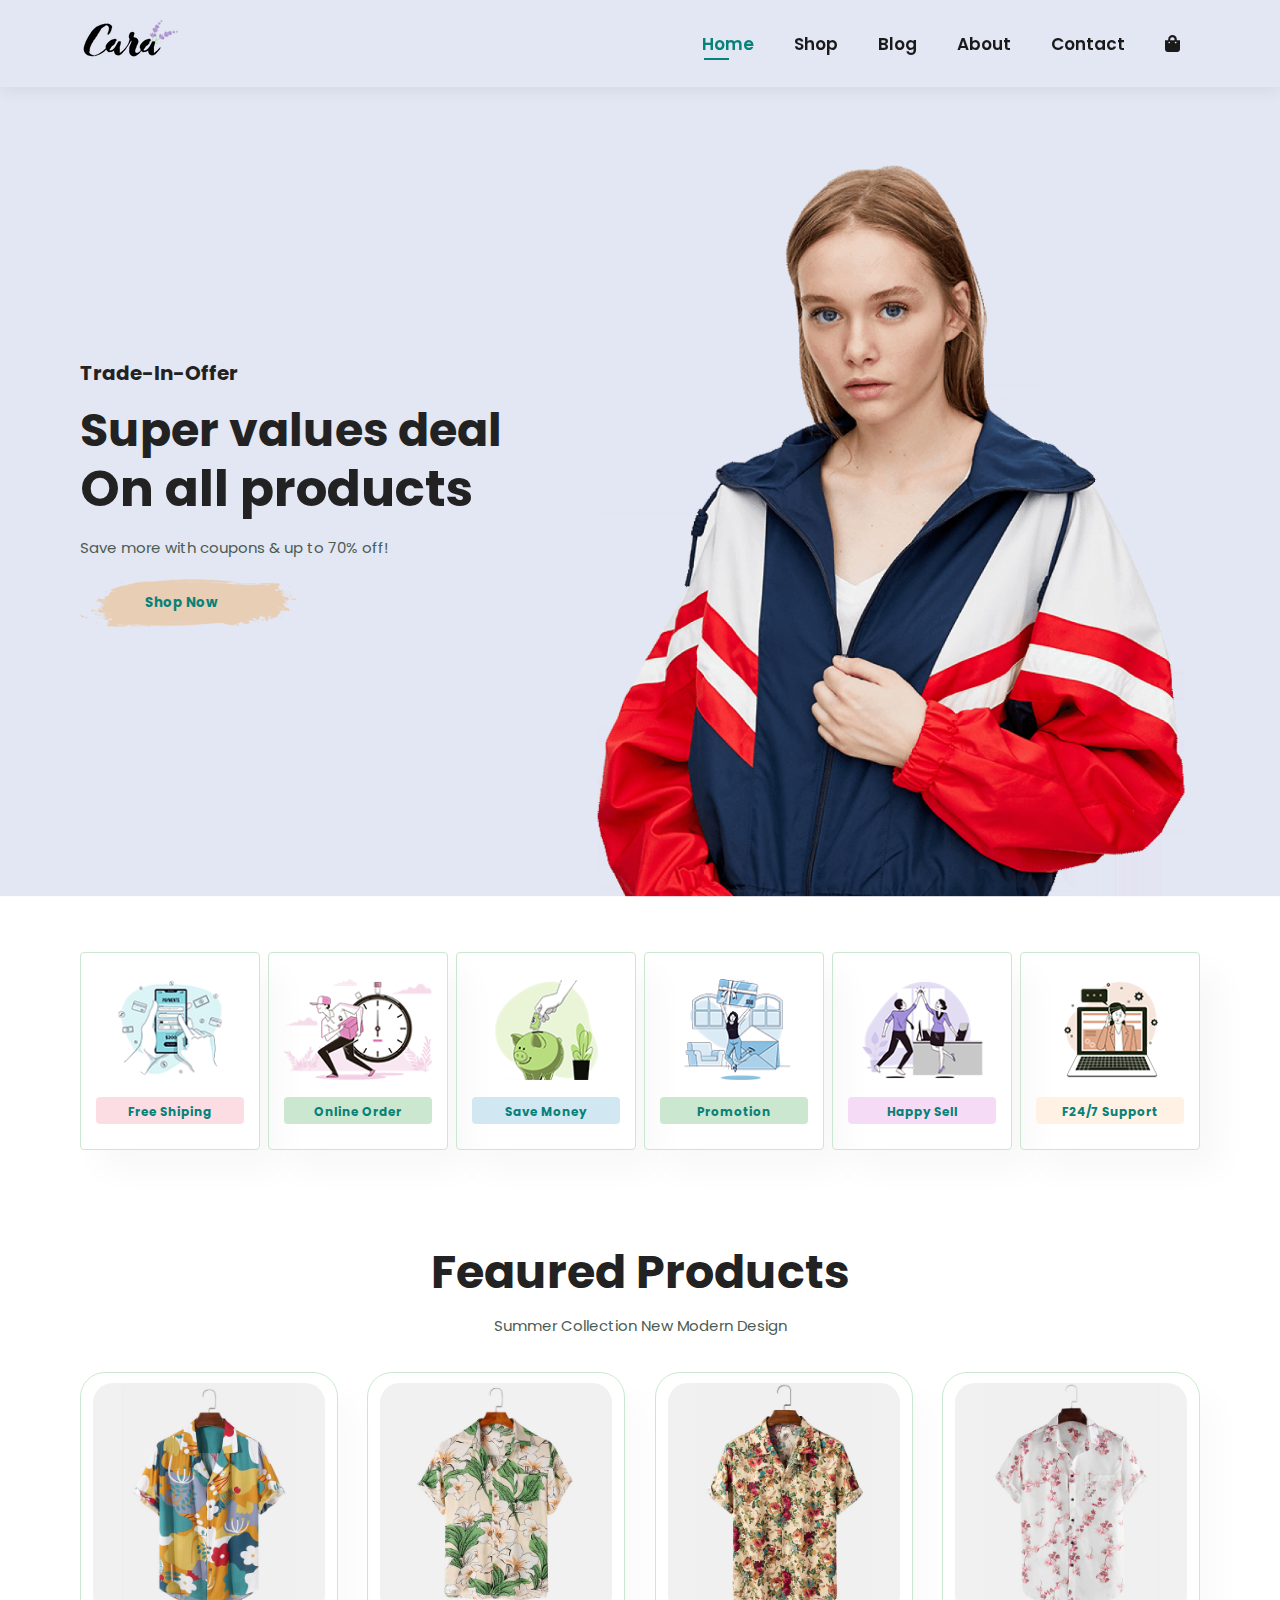
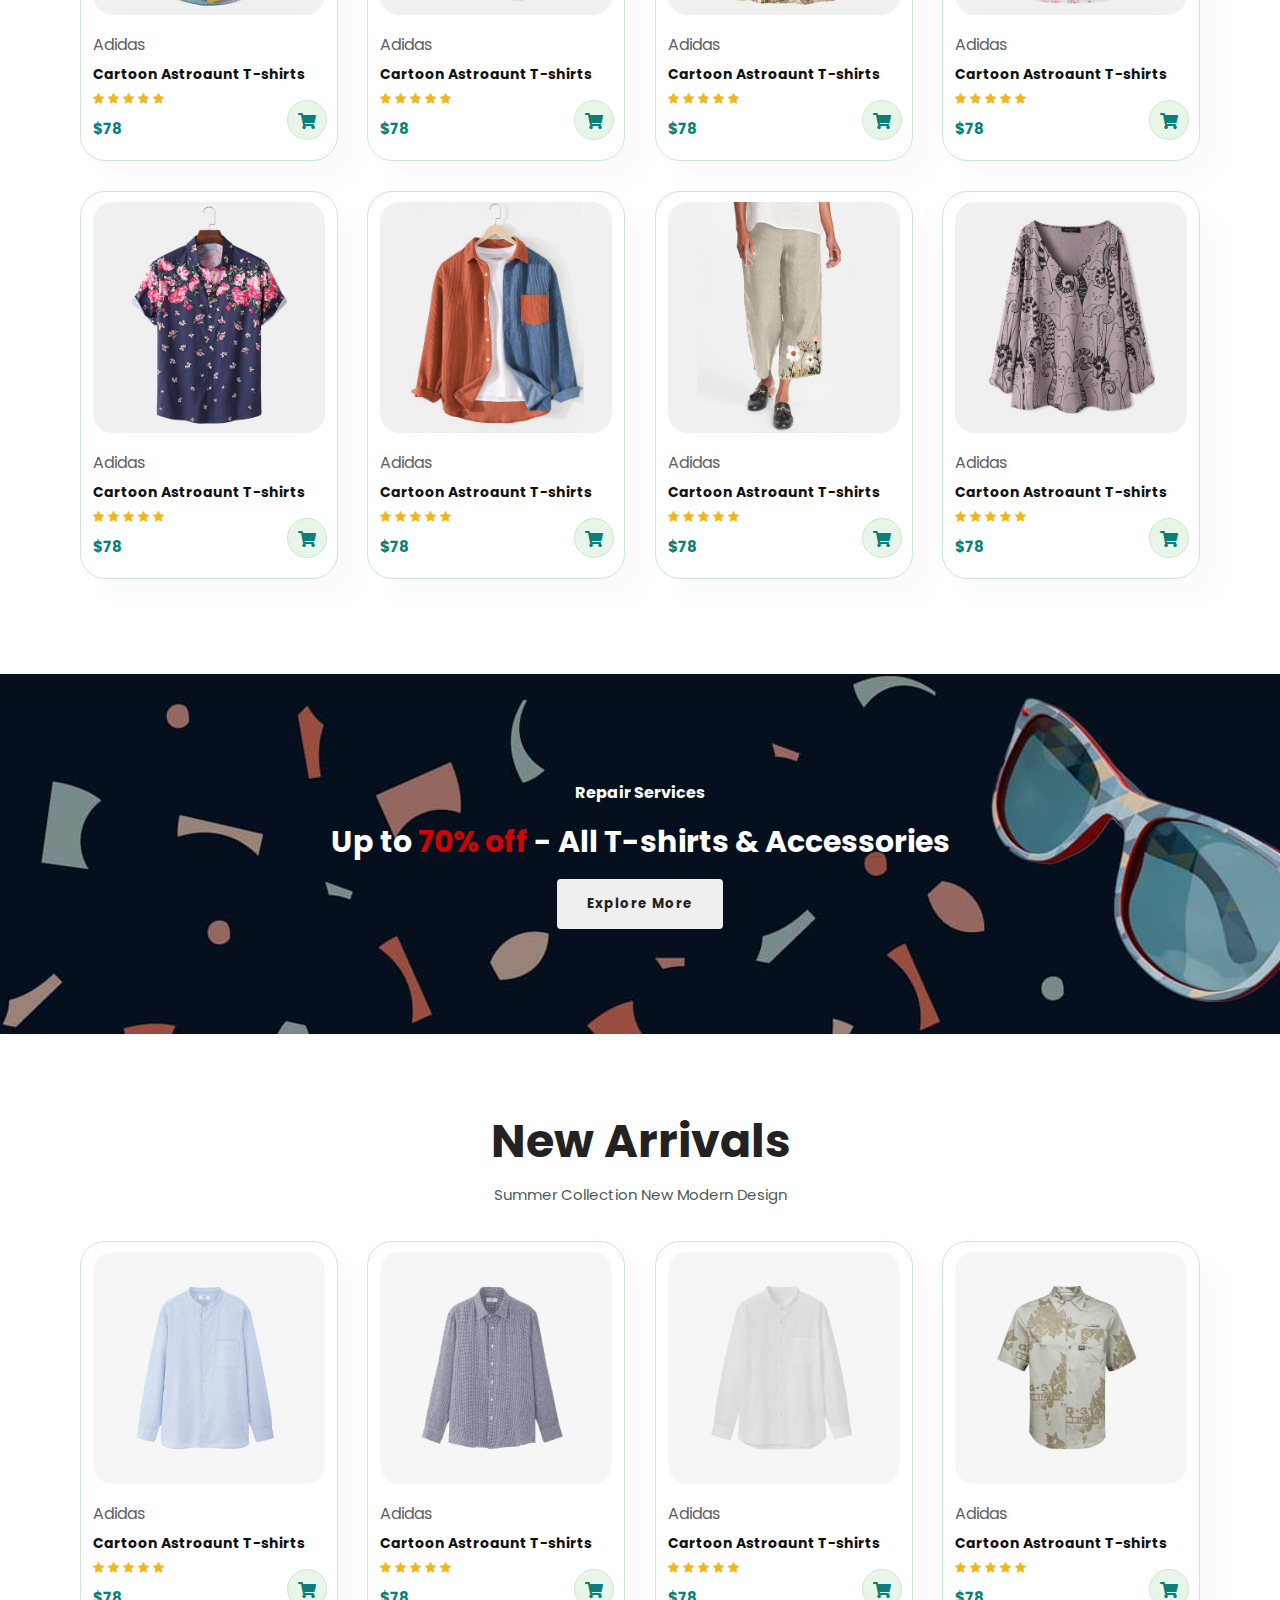
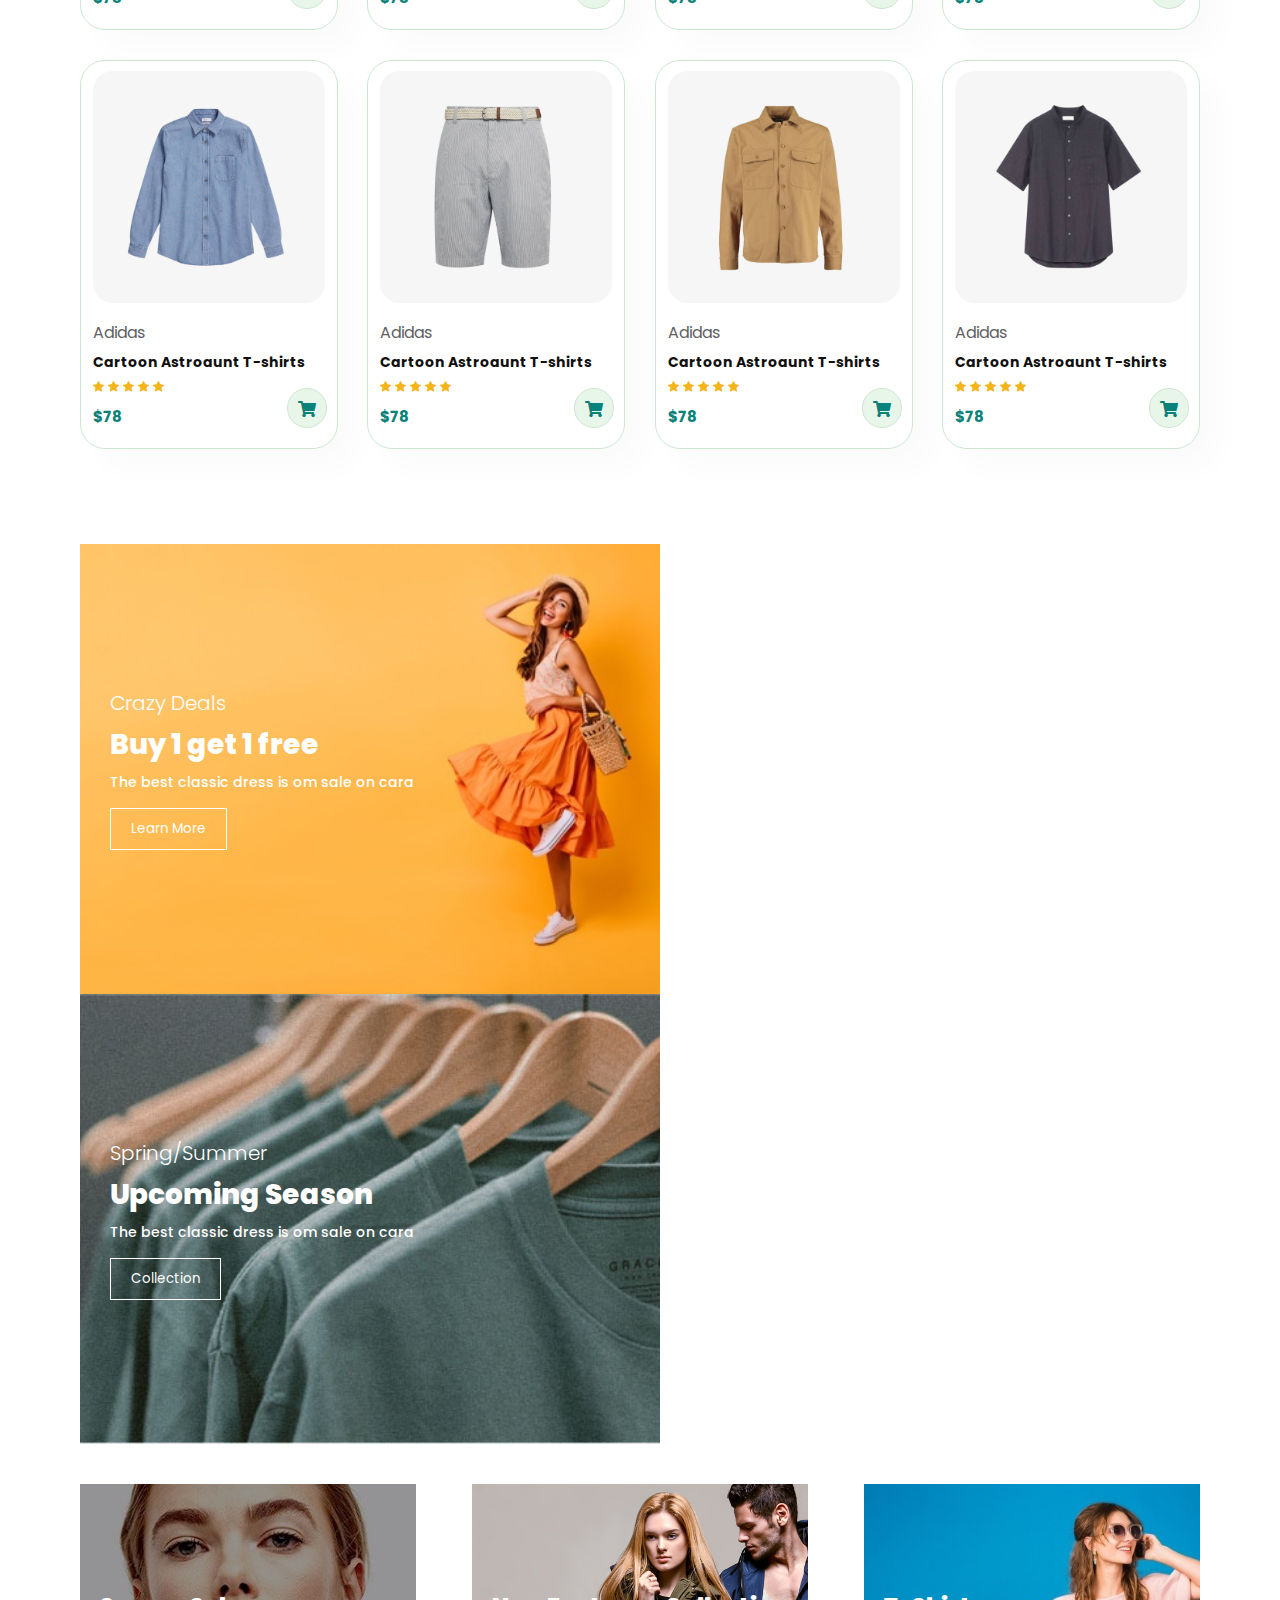
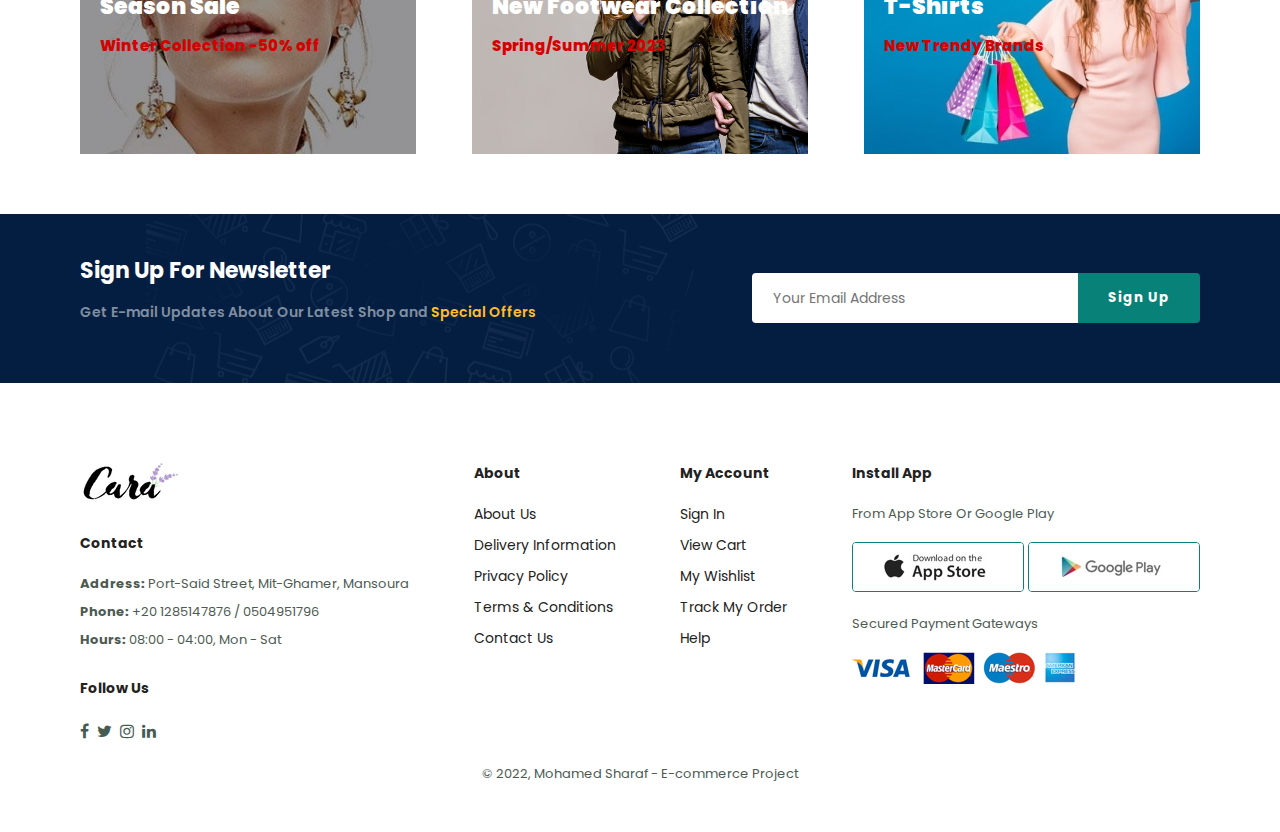
<file: index.html>
<!DOCTYPE html>
<html lang="en">
<head>
    <meta charset="UTF-8">
    <meta http-equiv="X-UA-Compatible" content="IE=edge">
    <meta name="viewport" content="width=device-width, initial-scale=1.0">
    <title>E-commerce Template</title>
    <link rel="stylesheet" href="sryle.css">
    <link rel="preconnect" href="https://fonts.googleapis.com">
    <link rel="preconnect" href="https://fonts.gstatic.com" crossorigin>
    <link href="https://fonts.googleapis.com/css2?family=Poppins:ital,wght@0,100;0,200;0,300;0,400;0,500;0,600;0,700;0,800;1,900&display=swap" rel="stylesheet">
    <link rel="stylesheet" href="https://use.fontawesome.com/releases/v5.15.4/css/all.css">
    <link rel="stylesheet" href="https://cdnjs.cloudflare.com/ajax/libs/font-awesome/4.7.0/css/font-awesome.min.css">


</head>
<body>
    <div class="header">
        <a href="#">
            <img src="img/logo.png">
        </a>
        <div class="nav">
            <ul class="navbar">
                <li><a class="active" href="index.html">Home</a></li>
                <li><a href="shop.html">Shop</a></li>
                <li><a href="blog.html">Blog</a></li>
                <li><a href="about.html">About</a></li>
                <li><a href="contact.html">Contact</a></li>
                <li id="lg-bag"><a href="cart.html"><i class="fas fa-shopping-bag"></i></a></li>
                <a id="close"><i class="fa fa-times"></i></a>
            </ul>
        </div>
        <div class="menu-bar">
            <a href="cart.html"><i class="fas fa-shopping-bag"></i></a>
            <i id="bar" class="fa fa-outdent"></i>
        </div>
    </div>
    <div class="hero">
        <h4>Trade-In-Offer</h4>
        <h2>Super values deal</h2>
        <h1>On all products</h1>
        <p>Save more with coupons & up to 70% off!</p>
        <button>Shop Now</button>
    </div>
    <div class="feature section-p1">
        <div class="box">
            <img src="img/features/f1.png" alt="">
            <h6>Free Shiping</h6>
        </div>
        <div class="box">
            <img src="img/features/f2.png" alt="">
            <h6>Online Order</h6>
        </div>
        <div class="box">
            <img src="img/features/f3.png" alt="">
            <h6>Save Money</h6>
        </div>
        <div class="box">
            <img src="img/features/f4.png" alt="">
            <h6>Promotion</h6>
        </div>
        <div class="box">
            <img src="img/features/f5.png" alt="">
            <h6>Happy Sell</h6>
        </div>
        <div class="box">
            <img src="img/features/f6.png" alt="">
            <h6>F24/7 Support</h6>
        </div>
    </div>
    <div class="products section-p1">
        <h2>Feaured Products</h2>
        <p>Summer Collection New Modern Design</p>
        <div class="container">
            <div class="box">
                <img src="img/products/f1.jpg" alt="">
                <div class="description">
                    <span>Adidas</span>
                    <h5>Cartoon Astroaunt T-shirts</h5>
                    <div class="stars">
                        <i class="fa fa-star"></i>
                        <i class="fa fa-star"></i>
                        <i class="fa fa-star"></i>
                        <i class="fa fa-star"></i>
                        <i class="fa fa-star"></i>
                    </div>
                    <h4>$78</h4>
                </div>
                <a href="#"><i class="fas fa-shopping-cart"></i></a>
            </div>
            <div class="box">
                <img src="img/products/f2.jpg" alt="">
                <div class="description">
                    <span>Adidas</span>
                    <h5>Cartoon Astroaunt T-shirts</h5>
                    <div class="stars">
                        <i class="fa fa-star"></i>
                        <i class="fa fa-star"></i>
                        <i class="fa fa-star"></i>
                        <i class="fa fa-star"></i>
                        <i class="fa fa-star"></i>
                    </div>
                    <h4>$78</h4>
                </div>
                <a href="#"><i class="fas fa-shopping-cart"></i></a>
            </div>
            <div class="box">
                <img src="img/products/f3.jpg" alt="">
                <div class="description">
                    <span>Adidas</span>
                    <h5>Cartoon Astroaunt T-shirts</h5>
                    <div class="stars">
                        <i class="fa fa-star"></i>
                        <i class="fa fa-star"></i>
                        <i class="fa fa-star"></i>
                        <i class="fa fa-star"></i>
                        <i class="fa fa-star"></i>
                    </div>
                    <h4>$78</h4>
                </div>
                <a href="#"><i class="fas fa-shopping-cart"></i></a>
            </div>
            <div class="box">
                <img src="img/products/f4.jpg" alt="">
                <div class="description">
                    <span>Adidas</span>
                    <h5>Cartoon Astroaunt T-shirts</h5>
                    <div class="stars">
                        <i class="fa fa-star"></i>
                        <i class="fa fa-star"></i>
                        <i class="fa fa-star"></i>
                        <i class="fa fa-star"></i>
                        <i class="fa fa-star"></i>
                    </div>
                    <h4>$78</h4>
                </div>
                <a href="#"><i class="fas fa-shopping-cart"></i></a>
            </div>
            <div class="box">
                <img src="img/products/f5.jpg" alt="">
                <div class="description">
                    <span>Adidas</span>
                    <h5>Cartoon Astroaunt T-shirts</h5>
                    <div class="stars">
                        <i class="fa fa-star"></i>
                        <i class="fa fa-star"></i>
                        <i class="fa fa-star"></i>
                        <i class="fa fa-star"></i>
                        <i class="fa fa-star"></i>
                    </div>
                    <h4>$78</h4>
                </div>
                <a href="#"><i class="fas fa-shopping-cart"></i></a>
            </div>
            <div class="box">
                <img src="img/products/f6.jpg" alt="">
                <div class="description">
                    <span>Adidas</span>
                    <h5>Cartoon Astroaunt T-shirts</h5>
                    <div class="stars">
                        <i class="fa fa-star"></i>
                        <i class="fa fa-star"></i>
                        <i class="fa fa-star"></i>
                        <i class="fa fa-star"></i>
                        <i class="fa fa-star"></i>
                    </div>
                    <h4>$78</h4>
                </div>
                <a href="#"><i class="fas fa-shopping-cart"></i></a>
            </div>
            <div class="box">
                <img src="img/products/f7.jpg" alt="">
                <div class="description">
                    <span>Adidas</span>
                    <h5>Cartoon Astroaunt T-shirts</h5>
                    <div class="stars">
                        <i class="fa fa-star"></i>
                        <i class="fa fa-star"></i>
                        <i class="fa fa-star"></i>
                        <i class="fa fa-star"></i>
                        <i class="fa fa-star"></i>
                    </div>
                    <h4>$78</h4>
                </div>
                <a href="#"><i class="fas fa-shopping-cart"></i></a>
            </div>    
            <div class="box">
                <img src="img/products/f8.jpg" alt="">
                <div class="description">
                    <span>Adidas</span>
                    <h5>Cartoon Astroaunt T-shirts</h5>
                    <div class="stars">
                        <i class="fa fa-star"></i>
                        <i class="fa fa-star"></i>
                        <i class="fa fa-star"></i>
                        <i class="fa fa-star"></i>
                        <i class="fa fa-star"></i>
                    </div>
                    <h4>$78</h4>
                </div>
                <a href="#"><i class="fas fa-shopping-cart"></i></a>
            </div>    
        </div>
    </div>
    <div class="banner section-m1">
        <h4>Repair Services</h4>
        <h2>Up to <span>70% off</span> - All T-shirts & Accessories</h2>
        <button>Explore More</button>
    </div>
    <div class="products section-p1">
        <h2>New Arrivals</h2>
        <p>Summer Collection New Modern Design</p>
        <div class="container">
            <div class="box">
                <img src="img/products/n1.jpg" alt="">
                <div class="description">
                    <span>Adidas</span>
                    <h5>Cartoon Astroaunt T-shirts</h5>
                    <div class="stars">
                        <i class="fa fa-star"></i>
                        <i class="fa fa-star"></i>
                        <i class="fa fa-star"></i>
                        <i class="fa fa-star"></i>
                        <i class="fa fa-star"></i>
                    </div>
                    <h4>$78</h4>
                </div>
                <a href="#"><i class="fas fa-shopping-cart"></i></a>
            </div>
            <div class="box">
                <img src="img/products/n2.jpg" alt="">
                <div class="description">
                    <span>Adidas</span>
                    <h5>Cartoon Astroaunt T-shirts</h5>
                    <div class="stars">
                        <i class="fa fa-star"></i>
                        <i class="fa fa-star"></i>
                        <i class="fa fa-star"></i>
                        <i class="fa fa-star"></i>
                        <i class="fa fa-star"></i>
                    </div>
                    <h4>$78</h4>
                </div>
                <a href="#"><i class="fas fa-shopping-cart"></i></a>
            </div>
            <div class="box">
                <img src="img/products/n3.jpg" alt="">
                <div class="description">
                    <span>Adidas</span>
                    <h5>Cartoon Astroaunt T-shirts</h5>
                    <div class="stars">
                        <i class="fa fa-star"></i>
                        <i class="fa fa-star"></i>
                        <i class="fa fa-star"></i>
                        <i class="fa fa-star"></i>
                        <i class="fa fa-star"></i>
                    </div>
                    <h4>$78</h4>
                </div>
                <a href="#"><i class="fas fa-shopping-cart"></i></a>
            </div>
            <div class="box">
                <img src="img/products/n4.jpg" alt="">
                <div class="description">
                    <span>Adidas</span>
                    <h5>Cartoon Astroaunt T-shirts</h5>
                    <div class="stars">
                        <i class="fa fa-star"></i>
                        <i class="fa fa-star"></i>
                        <i class="fa fa-star"></i>
                        <i class="fa fa-star"></i>
                        <i class="fa fa-star"></i>
                    </div>
                    <h4>$78</h4>
                </div>
                <a href="#"><i class="fas fa-shopping-cart"></i></a>
            </div>
            <div class="box">
                <img src="img/products/n5.jpg" alt="">
                <div class="description">
                    <span>Adidas</span>
                    <h5>Cartoon Astroaunt T-shirts</h5>
                    <div class="stars">
                        <i class="fa fa-star"></i>
                        <i class="fa fa-star"></i>
                        <i class="fa fa-star"></i>
                        <i class="fa fa-star"></i>
                        <i class="fa fa-star"></i>
                    </div>
                    <h4>$78</h4>
                </div>
                <a href="#"><i class="fas fa-shopping-cart"></i></a>
            </div>
            <div class="box">
                <img src="img/products/n6.jpg" alt="">
                <div class="description">
                    <span>Adidas</span>
                    <h5>Cartoon Astroaunt T-shirts</h5>
                    <div class="stars">
                        <i class="fa fa-star"></i>
                        <i class="fa fa-star"></i>
                        <i class="fa fa-star"></i>
                        <i class="fa fa-star"></i>
                        <i class="fa fa-star"></i>
                    </div>
                    <h4>$78</h4>
                </div>
                <a href="#"><i class="fas fa-shopping-cart"></i></a>
            </div>
            <div class="box">
                <img src="img/products/n7.jpg" alt="">
                <div class="description">
                    <span>Adidas</span>
                    <h5>Cartoon Astroaunt T-shirts</h5>
                    <div class="stars">
                        <i class="fa fa-star"></i>
                        <i class="fa fa-star"></i>
                        <i class="fa fa-star"></i>
                        <i class="fa fa-star"></i>
                        <i class="fa fa-star"></i>
                    </div>
                    <h4>$78</h4>
                </div>
                <a href="#"><i class="fas fa-shopping-cart"></i></a>
            </div>
            <div class="box">
                <img src="img/products/n8.jpg" alt="">
                <div class="description">
                    <span>Adidas</span>
                    <h5>Cartoon Astroaunt T-shirts</h5>
                    <div class="stars">
                        <i class="fa fa-star"></i>
                        <i class="fa fa-star"></i>
                        <i class="fa fa-star"></i>
                        <i class="fa fa-star"></i>
                        <i class="fa fa-star"></i>
                    </div>
                    <h4>$78</h4>
                </div>
                <a href="#"><i class="fas fa-shopping-cart"></i></a>
            </div>
        </div>
    </div>
    <div class="banner-2 section-p1">
        <div class="box">
            <h4>Crazy Deals</h4>
            <h2>Buy 1 get 1 free</h2>
            <span>The best classic dress is om sale on cara</span>
            <button>Learn More</button>
        </div>
        <div class="box box-2">
            <h4>Spring/Summer</h4>
            <h2>Upcoming Season</h2>
            <span>The best classic dress is om sale on cara</span>
            <button>Collection</button>
        </div>
    </div>
    <div class="banner-3">
        <div class="box box1">
            <h2>Season Sale</h2>
            <h3>Winter Collection -50% off</h3>
        </div>
        <div class="box box2">
            <h2>New Footwear Collection</h2>
            <h3>Spring/Summer 2023</h3>
        </div>
        <div class="box box3">
            <h2>T-Shirts</h2>
            <h3>New Trendy Brands</h3>
        </div>
    </div>
    <div class="newsletter section-p1 section-m1">
        <div class="text">
            <h4>Sign Up For Newsletter</h4>
            <p>Get E-mail Updates About Our Latest Shop and <Span> Special Offers </Span></p>
        </div>
        <div class="form">
            <input type="text" placeholder="Your Email Address">
            <button>Sign Up</button>
        </div>
    </div>
    <div class="footer section-p1">
        <div class="col">
            <img src="img/logo.png" alt="">
            <h4>Contact</h4>
            <p> <strong>Address:</strong> Port-Said Street, Mit-Ghamer, Mansoura</p>
            <p> <strong>Phone:</strong> +20 1285147876 / 0504951796</p>
            <p> <strong>Hours:</strong> 08:00 - 04:00, Mon - Sat</p>
            <div class="follow">
                <h4>Follow Us</h4>
                <div class="icon">
                    <i class="fa fa-facebook"></i>
                    <i class="fa fa-twitter"></i>
                    <i class="fa fa-instagram"></i>
                    <i class="fa fa-linkedin"></i>
                </div>
            </div>
        </div>
        <div class="col">
            <h4>About</h4>
            <a href="#">About Us</a>
            <a href="#">Delivery Information</a>
            <a href="#">Privacy Policy</a>
            <a href="#">Terms & Conditions</a>
            <a href="#">Contact Us</a>
        </div>
        <div class="col">
            <h4>My Account</h4>
            <a href="#">Sign In</a>
            <a href="#">View Cart</a>
            <a href="#">My Wishlist</a>
            <a href="#">Track My Order</a>
            <a href="#">Help</a>
        </div>
        <div class="col install">
            <h4>Install App</h4>
            <p>From App Store Or Google Play</p>
            <div class="row">
                <img src="img/pay/app.jpg" alt="">
                <img src="img/pay/play.jpg" alt="">
            </div>
            <p>Secured Payment Gateways</p>
            <img src="img/pay/pay.png" alt="">
        </div>
        <div class="copyright">
            <p>© 2022, Mohamed Sharaf - E-commerce Project</p>
        </div>
    </div>
    <div class="scroller">
        
    </div>
    <script src="main.js"></script>
</body>
</html>
</file>
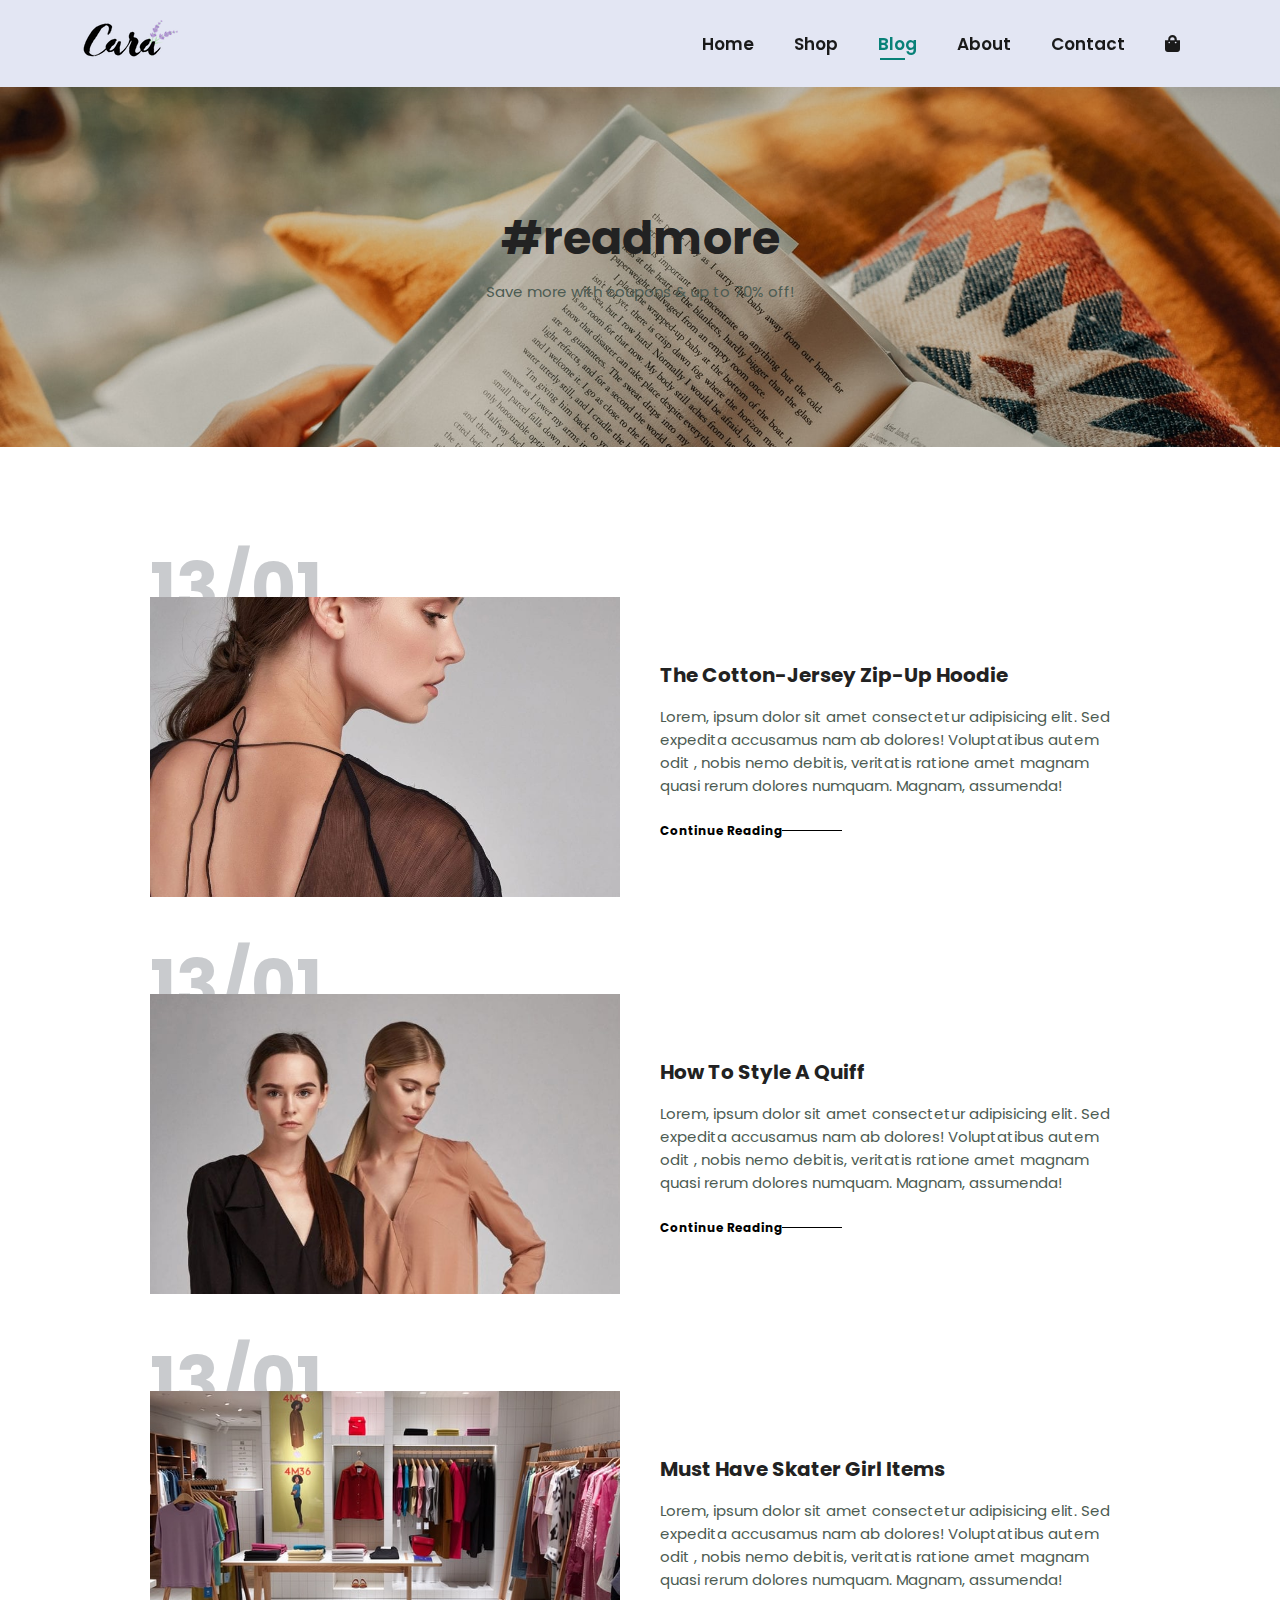
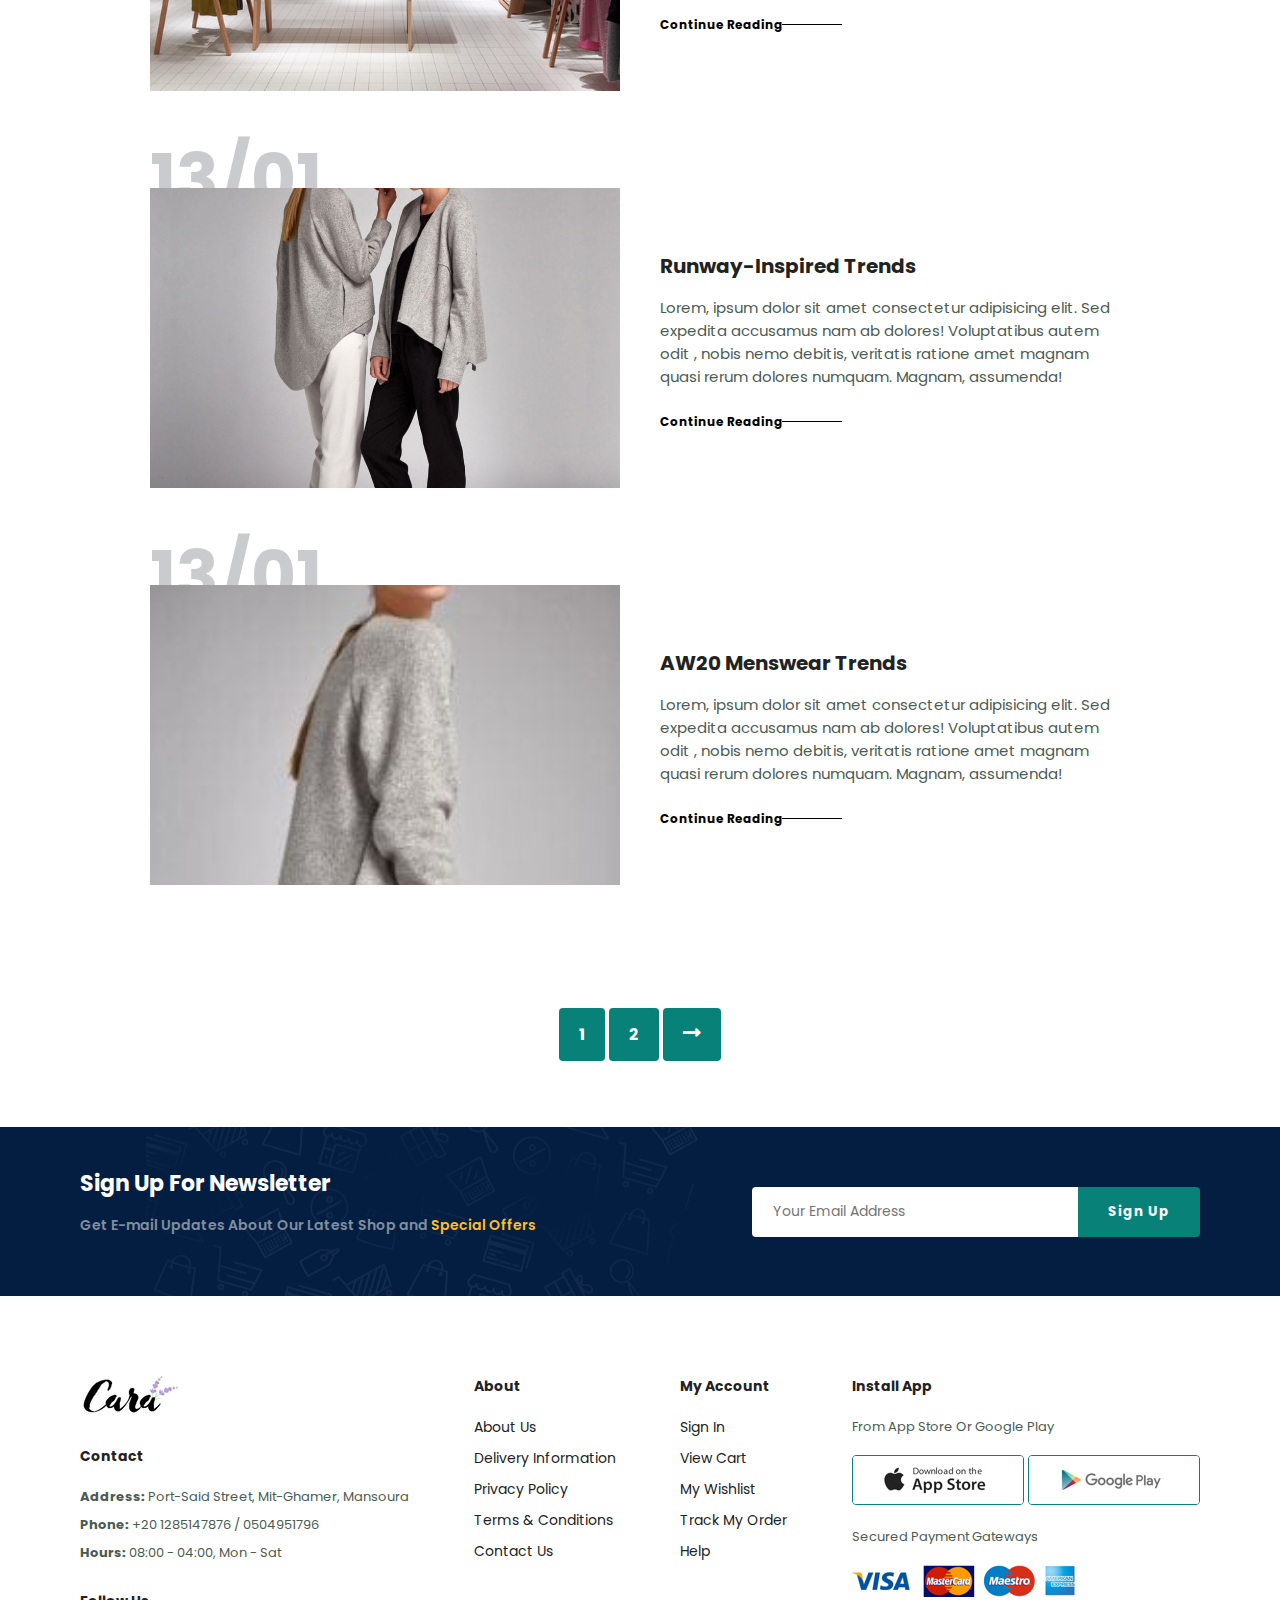
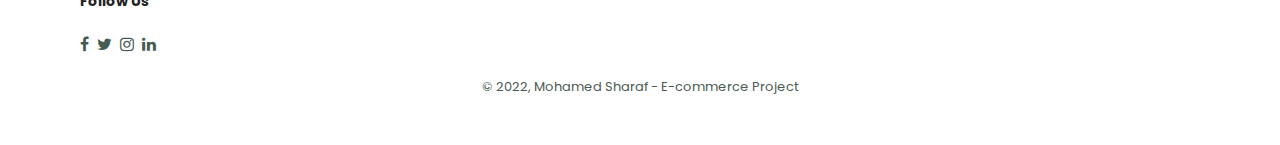
<file: blog.html>
<!DOCTYPE html>
<html lang="en">
<head>
    <meta charset="UTF-8">
    <meta http-equiv="X-UA-Compatible" content="IE=edge">
    <meta name="viewport" content="width=device-width, initial-scale=1.0">
    <title>E-commerce Template</title>
    <link rel="stylesheet" href="sryle.css">
    <link rel="preconnect" href="https://fonts.googleapis.com">
    <link rel="preconnect" href="https://fonts.gstatic.com" crossorigin>
    <link href="https://fonts.googleapis.com/css2?family=Poppins:ital,wght@0,100;0,200;0,300;0,400;0,500;0,600;0,700;0,800;1,900&display=swap" rel="stylesheet">
    <link rel="stylesheet" href="https://use.fontawesome.com/releases/v5.15.4/css/all.css">
    <link rel="stylesheet" href="https://cdnjs.cloudflare.com/ajax/libs/font-awesome/4.7.0/css/font-awesome.min.css">


</head>
<body>
    <div class="header">
        <a href="#">
            <img src="img/logo.png">
        </a>
        <div class="nav">
            <ul class="navbar">
                <li><a href="index.html">Home</a></li>
                <li><a href="shop.html">Shop</a></li>
                <li><a class="active"  href="blog.html">Blog</a></li>
                <li><a href="about.html">About</a></li>
                <li><a href="contact.html">Contact</a></li>
                <li id="lg-bag"><a href="cart.html"><i class="fas fa-shopping-bag"></i></a></li>
                <a id="close"><i class="fa fa-times"></i></a>
            </ul>
        </div>
        <div class="menu-bar">
            <a href="cart.html"><i class="fas fa-shopping-bag"></i></a>
            <i id="bar" class="fa fa-outdent"></i>
        </div>
    </div>
    <div class="blog-hero">
        <h2>#readmore</h2>
        <p>Save more with coupons & up to 70% off!</p>
    </div>
    <div class="blog">
        <div class="box">
            <div class="blog-img">
                <img src="img/blog/b1.jpg" alt="">
            </div>
            <div class="blog-details">
                <h4>The Cotton-Jersey Zip-Up Hoodie</h4>
                <p>Lorem, ipsum dolor sit amet consectetur adipisicing elit.
                    Sed expedita accusamus nam ab dolores! Voluptatibus autem odit
                    , nobis nemo debitis, veritatis ratione amet magnam quasi rerum dolores numquam. Magnam, assumenda!</p>
                <a href="#">Continue Reading</a>    
            </div>
            <h1>13/01</h1>
        </div>
        <div class="box">
            <div class="blog-img">
                <img src="img/blog/b2.jpg" alt="">
            </div>
            <div class="blog-details">
                <h4>How To Style A Quiff</h4>
                <p>Lorem, ipsum dolor sit amet consectetur adipisicing elit.
                    Sed expedita accusamus nam ab dolores! Voluptatibus autem odit
                    , nobis nemo debitis, veritatis ratione amet magnam quasi rerum dolores numquam. Magnam, assumenda!</p>
                <a href="#">Continue Reading</a>    
            </div>
            <h1>13/01</h1>
        </div>
        <div class="box">
            <div class="blog-img">
                <img src="img/blog/b3.jpg" alt="">
            </div>
            <div class="blog-details">
                <h4>Must Have Skater Girl Items</h4>
                <p>Lorem, ipsum dolor sit amet consectetur adipisicing elit.
                    Sed expedita accusamus nam ab dolores! Voluptatibus autem odit
                    , nobis nemo debitis, veritatis ratione amet magnam quasi rerum dolores numquam. Magnam, assumenda!</p>
                <a href="#">Continue Reading</a>    
            </div>
            <h1>13/01</h1>
        </div>
        <div class="box">
            <div class="blog-img">
                <img src="img/blog/b4.jpg" alt="">
            </div>
            <div class="blog-details">
                <h4>Runway-Inspired Trends</h4>
                <p>Lorem, ipsum dolor sit amet consectetur adipisicing elit.
                    Sed expedita accusamus nam ab dolores! Voluptatibus autem odit
                    , nobis nemo debitis, veritatis ratione amet magnam quasi rerum dolores numquam. Magnam, assumenda!</p>
                <a href="#">Continue Reading</a>    
            </div>
            <h1>13/01</h1>
        </div>
        <div class="box">
            <div class="blog-img">
                <img src="img/blog/b5.jpg" alt="">
            </div>
            <div class="blog-details">
                <h4>AW20 Menswear Trends</h4>
                <p>Lorem, ipsum dolor sit amet consectetur adipisicing elit.
                    Sed expedita accusamus nam ab dolores! Voluptatibus autem odit
                    , nobis nemo debitis, veritatis ratione amet magnam quasi rerum dolores numquam. Magnam, assumenda!</p>
                <a href="#">Continue Reading</a>    
            </div>
            <h1>13/01</h1>
        </div>
    </div>
    <div class="pagination section-p1">
        <a href="#">1</a>
        <a href="#">2</a>
        <a href="#"><i class="fas fa-long-arrow-alt-right"></i></a>
    </div>
    <div class="newsletter section-p1 section-m1">
        <div class="text">
            <h4>Sign Up For Newsletter</h4>
            <p>Get E-mail Updates About Our Latest Shop and <Span> Special Offers </Span></p>
        </div>
        <div class="form">
            <input type="text" placeholder="Your Email Address">
            <button>Sign Up</button>
        </div>
    </div>
    <div class="footer section-p1">
        <div class="col">
            <img src="img/logo.png" alt="">
            <h4>Contact</h4>
            <p> <strong>Address:</strong> Port-Said Street, Mit-Ghamer, Mansoura</p>
            <p> <strong>Phone:</strong> +20 1285147876 / 0504951796</p>
            <p> <strong>Hours:</strong> 08:00 - 04:00, Mon - Sat</p>
            <div class="follow">
                <h4>Follow Us</h4>
                <div class="icon">
                    <i class="fa fa-facebook"></i>
                    <i class="fa fa-twitter"></i>
                    <i class="fa fa-instagram"></i>
                    <i class="fa fa-linkedin"></i>
                </div>
            </div>
        </div>
        <div class="col">
            <h4>About</h4>
            <a href="#">About Us</a>
            <a href="#">Delivery Information</a>
            <a href="#">Privacy Policy</a>
            <a href="#">Terms & Conditions</a>
            <a href="#">Contact Us</a>
        </div>
        <div class="col">
            <h4>My Account</h4>
            <a href="#">Sign In</a>
            <a href="#">View Cart</a>
            <a href="#">My Wishlist</a>
            <a href="#">Track My Order</a>
            <a href="#">Help</a>
        </div>
        <div class="col install">
            <h4>Install App</h4>
            <p>From App Store Or Google Play</p>
            <div class="row">
                <img src="/img/pay/app.jpg" alt="">
                <img src="/img/pay/play.jpg" alt="">
            </div>
            <p>Secured Payment Gateways</p>
            <img src="/img/pay/pay.png" alt="">
        </div>
        <div class="copyright">
            <p>© 2022, Mohamed Sharaf - E-commerce Project</p>
        </div>
    </div>
    <div class="scroller">
        
    </div>
    <script src="/main.js"></script>
</body>
</html>
</file>
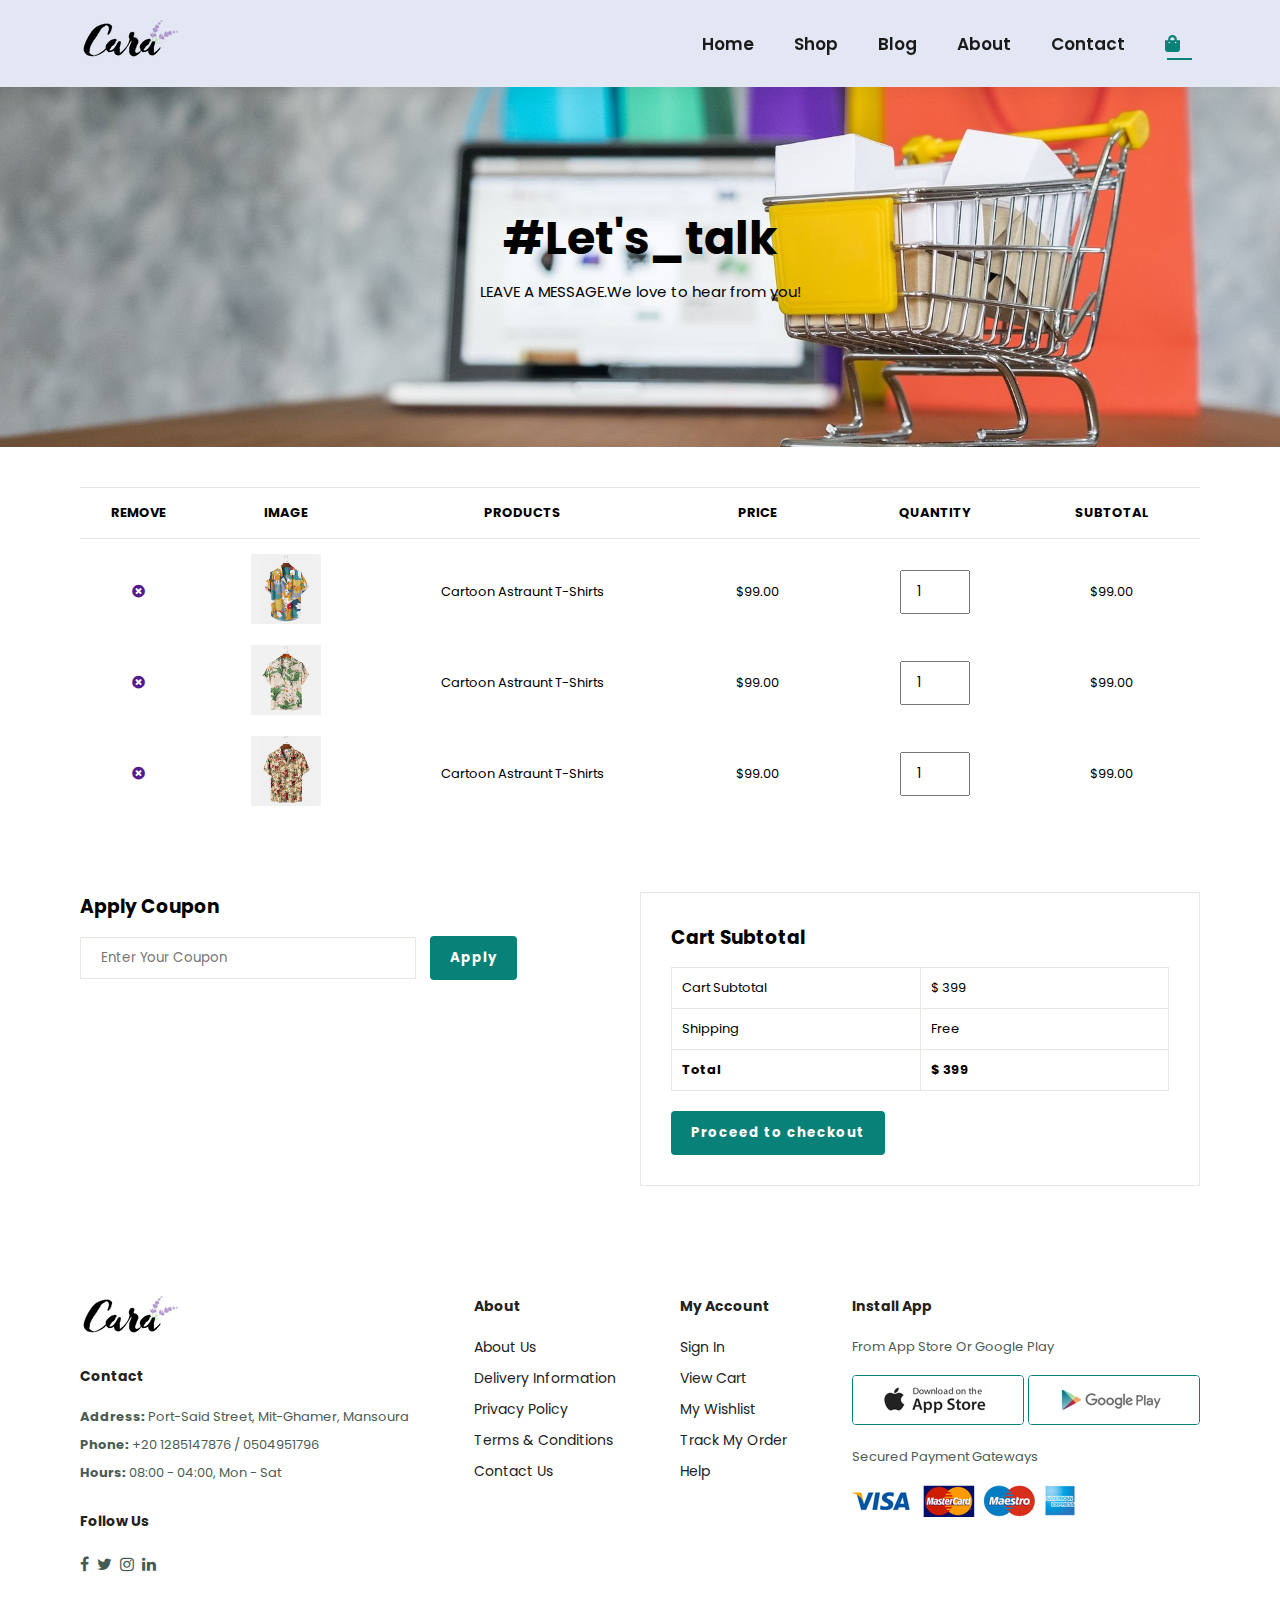
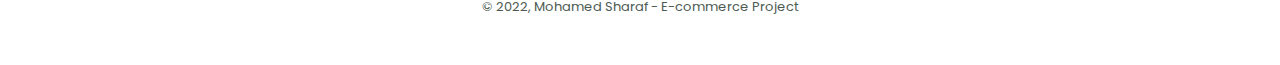
<file: cart.html>
<!DOCTYPE html>
<html lang="en">
<head>
    <meta charset="UTF-8">
    <meta http-equiv="X-UA-Compatible" content="IE=edge">
    <meta name="viewport" content="width=device-width, initial-scale=1.0">
    <title>E-commerce Template</title>
    <link rel="stylesheet" href="sryle.css">
    <link rel="preconnect" href="https://fonts.googleapis.com">
    <link rel="preconnect" href="https://fonts.gstatic.com" crossorigin>
    <link href="https://fonts.googleapis.com/css2?family=Poppins:ital,wght@0,100;0,200;0,300;0,400;0,500;0,600;0,700;0,800;1,900&display=swap" rel="stylesheet">
    <link rel="stylesheet" href="https://use.fontawesome.com/releases/v5.15.4/css/all.css">
    <link rel="stylesheet" href="https://cdnjs.cloudflare.com/ajax/libs/font-awesome/4.7.0/css/font-awesome.min.css">
</head>
<body>
    <div class="header">
        <a href="#">
            <img src="img/logo.png">
        </a>
        <div class="nav">
            <ul class="navbar">
                <li><a href="index.html">Home</a></li>
                <li><a href="shop.html">Shop</a></li>
                <li><a href="blog.html">Blog</a></li>
                <li><a href="about.html">About</a></li>
                <li><a href="contact.html">Contact</a></li>
                <li id="lg-bag"><a class="active" href="cart.html"><i class="fas fa-shopping-bag"></i></a></li>
                <a id="close"><i class="fa fa-times"></i></a>
            </ul>
        </div>
        <div class="menu-bar">
            <a href="cart.html"><i class="fas fa-shopping-bag"></i></a>
            <i id="bar" class="fa fa-outdent"></i>
        </div>
    </div>
    <div class="cart-hero">
        <h2>#Let's_talk</h2>
        <p>LEAVE A MESSAGE.We love to hear from you!
        </p>
    </div>
    <div class="cart section-p1">
        <table width="100%">
            <thead>
                <tr>
                    <td>Remove</td>
                    <td>Image</td>
                    <td>Products</td>
                    <td>Price</td>
                    <td>Quantity</td>
                    <td>Subtotal</td>
                </tr>
            </thead>
            <tbody>
                <tr>
                    <td><a href=""><i class="fas fa-times-circle"></i></a></td>
                    <td><img src="img/products/f1.jpg" alt=""></td>
                    <td>Cartoon Astraunt T-Shirts</td>
                    <td>$99.00</td>
                    <td><input type="number" value="1"></td>
                    <td>$99.00</td>
                </tr>
                <tr>
                    <td><a href=""><i class="fas fa-times-circle"></i></a></td>
                    <td><img src="img/products/f2.jpg" alt=""></td>
                    <td>Cartoon Astraunt T-Shirts</td>
                    <td>$99.00</td>
                    <td><input type="number" value="1"></td>
                    <td>$99.00</td>
                </tr>
                <tr>
                    <td><a href=""><i class="fas fa-times-circle"></i></a></td>
                    <td><img src="img/products/f3.jpg" alt=""></td>
                    <td>Cartoon Astraunt T-Shirts</td>
                    <td>$99.00</td>
                    <td><input type="number" value="1"></td>
                    <td>$99.00</td>
                </tr>
            </tbody>
        </table>
    </div>
    <div class="cart-add section-p1">
        <div class="coupon">
            <h3>Apply Coupon</h3>
            <div>
                <input type="text" placeholder="Enter Your Coupon">
                <button>Apply</button>
            </div>
        </div>
        <div class="subtotal">
            <h3>Cart Subtotal</h3>
            <table>
                <tr>
                    <td>Cart Subtotal</td>
                    <td>$ 399</td>
                </tr>
                <tr>
                    <td>Shipping</td>
                    <td>Free</td>
                </tr>
                <tr>
                    <td><strong>Total</strong></td>
                    <td><strong>$ 399</strong></td>
                </tr>
            </table>
            <button>Proceed to checkout</button>
        </div>
    </div>
    <div class="footer section-p1">
        <div class="col">
            <img src="img/logo.png" alt="">
            <h4>Contact</h4>
            <p> <strong>Address:</strong> Port-Said Street, Mit-Ghamer, Mansoura</p>
            <p> <strong>Phone:</strong> +20 1285147876 / 0504951796</p>
            <p> <strong>Hours:</strong> 08:00 - 04:00, Mon - Sat</p>
            <div class="follow">
                <h4>Follow Us</h4>
                <div class="icon">
                    <i class="fa fa-facebook"></i>
                    <i class="fa fa-twitter"></i>
                    <i class="fa fa-instagram"></i>
                    <i class="fa fa-linkedin"></i>
                </div>
            </div>
        </div>
        <div class="col">
            <h4>About</h4>
            <a href="#">About Us</a>
            <a href="#">Delivery Information</a>
            <a href="#">Privacy Policy</a>
            <a href="#">Terms & Conditions</a>
            <a href="#">Contact Us</a>
        </div>
        <div class="col">
            <h4>My Account</h4>
            <a href="#">Sign In</a>
            <a href="#">View Cart</a>
            <a href="#">My Wishlist</a>
            <a href="#">Track My Order</a>
            <a href="#">Help</a>
        </div>
        <div class="col install">
            <h4>Install App</h4>
            <p>From App Store Or Google Play</p>
            <div class="row">
                <img src="img/pay/app.jpg" alt="">
                <img src="img/pay/play.jpg" alt="">
            </div>
            <p>Secured Payment Gateways</p>
            <img src="img/pay/pay.png" alt="">
        </div>
        <div class="copyright">
            <p>© 2022, Mohamed Sharaf - E-commerce Project</p>
        </div>
    </div>
    <div class="scroller">
        
    </div>
    <script src="main.js"></script>
</body>
</html>
</file>
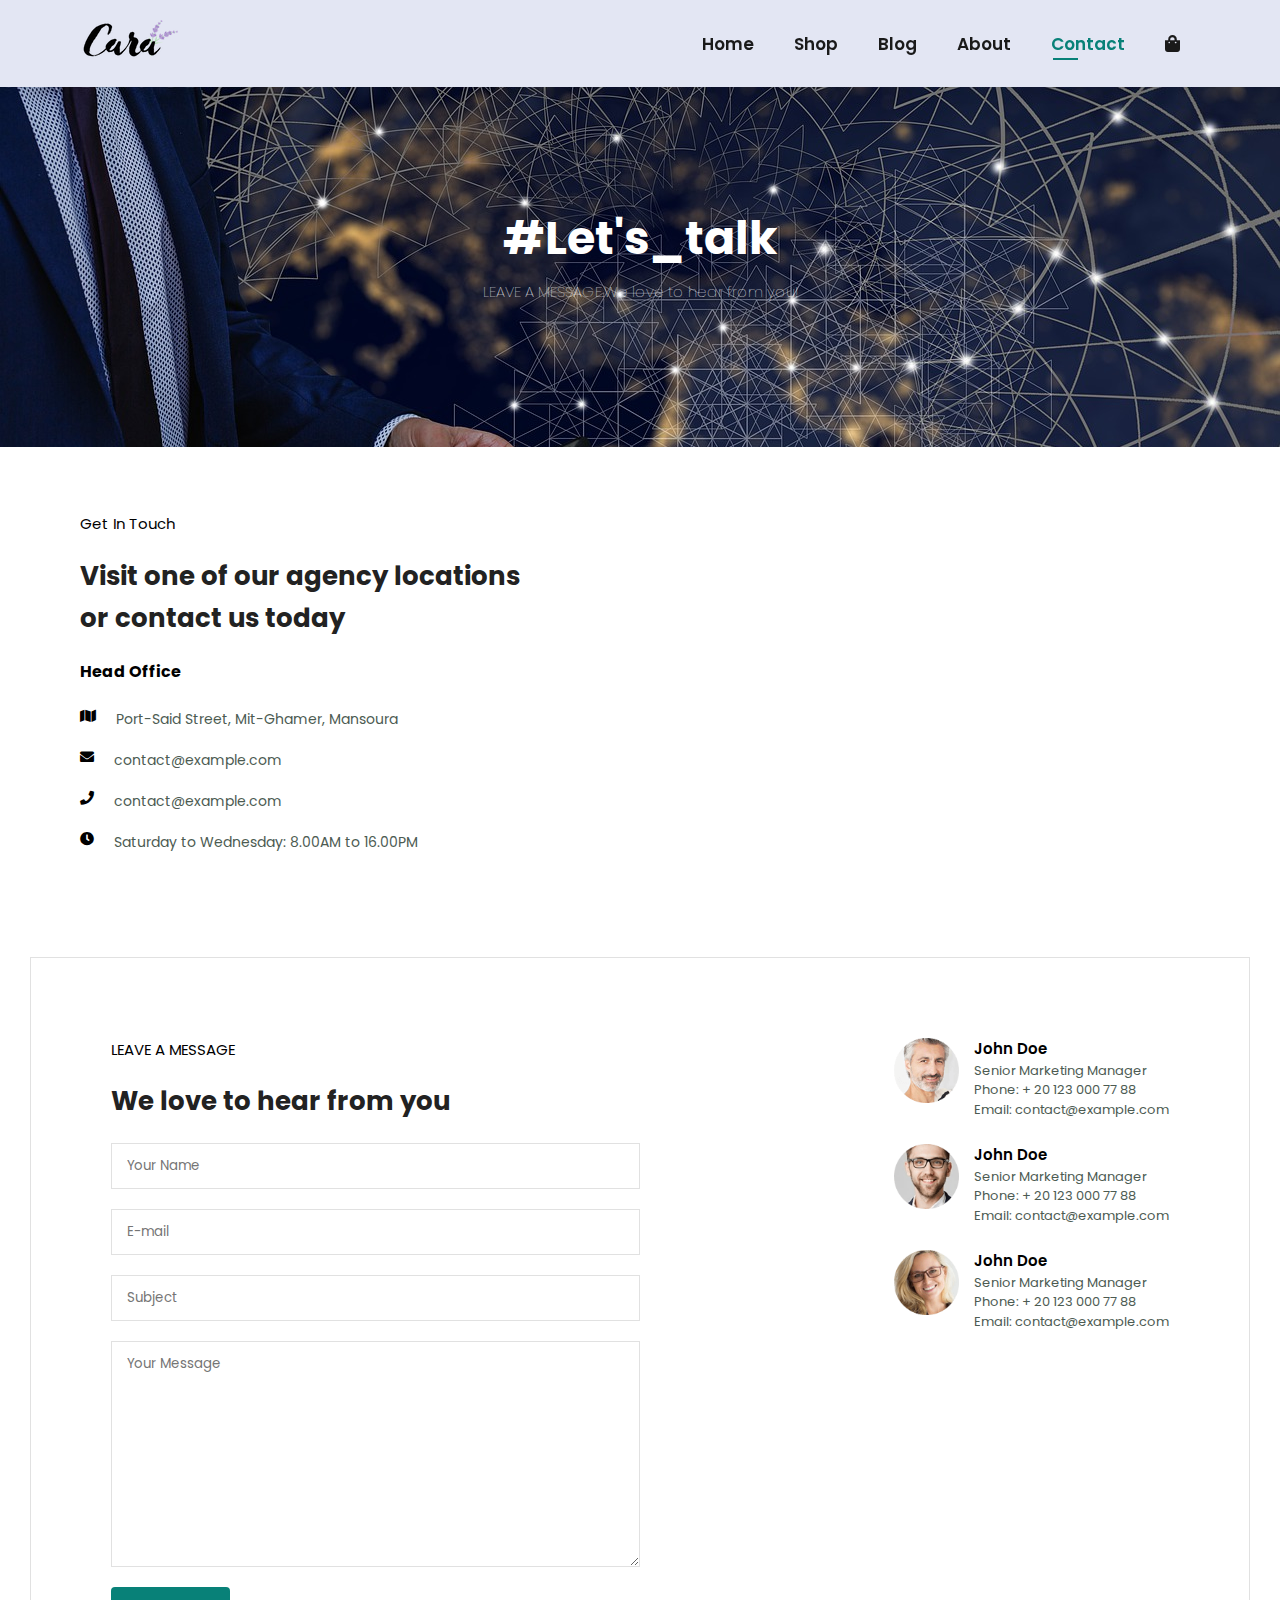
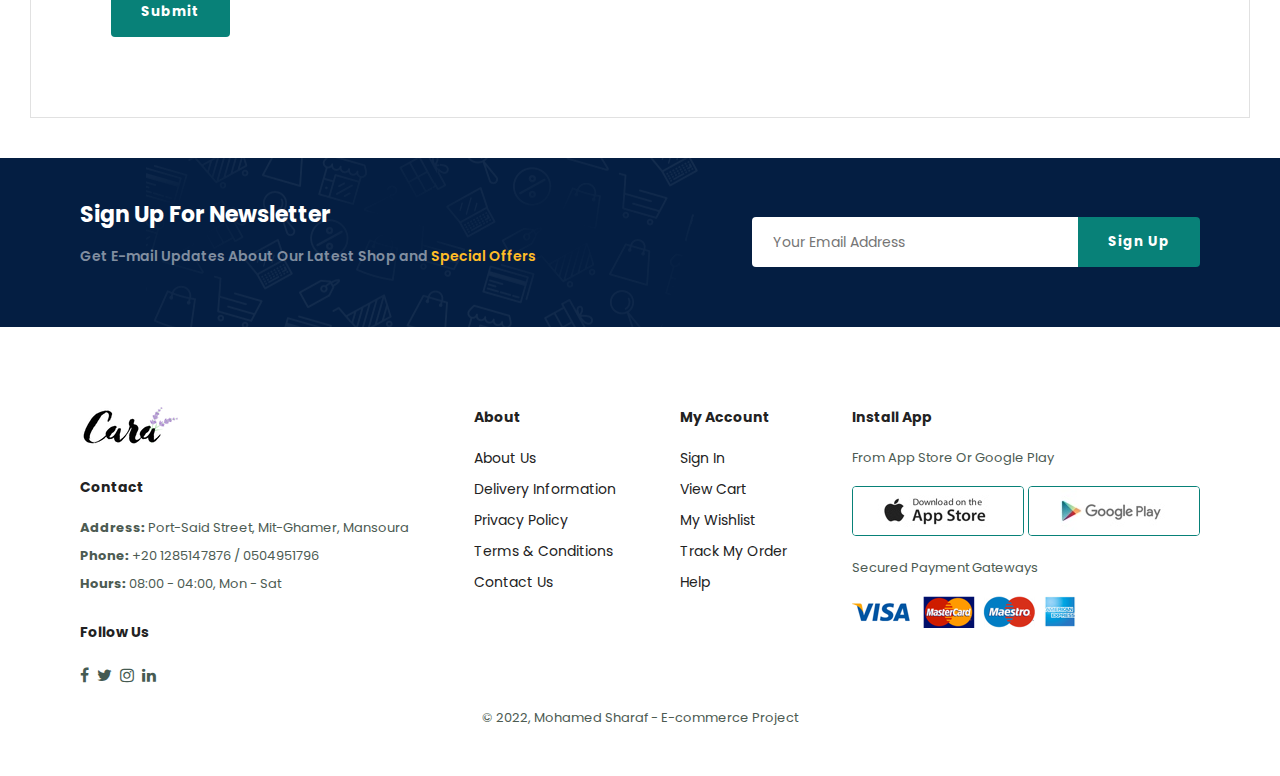
<file: contact.html>
<!DOCTYPE html>
<html lang="en">
<head>
    <meta charset="UTF-8">
    <meta http-equiv="X-UA-Compatible" content="IE=edge">
    <meta name="viewport" content="width=device-width, initial-scale=1.0">
    <title>E-commerce Template</title>
    <link rel="stylesheet" href="sryle.css">
    <link rel="preconnect" href="https://fonts.googleapis.com">
    <link rel="preconnect" href="https://fonts.gstatic.com" crossorigin>
    <link href="https://fonts.googleapis.com/css2?family=Poppins:ital,wght@0,100;0,200;0,300;0,400;0,500;0,600;0,700;0,800;1,900&display=swap" rel="stylesheet">
    <link rel="stylesheet" href="https://use.fontawesome.com/releases/v5.15.4/css/all.css">
    <link rel="stylesheet" href="https://cdnjs.cloudflare.com/ajax/libs/font-awesome/4.7.0/css/font-awesome.min.css">
</head>
<body>
    <div class="header">
        <a href="#">
            <img src="img/logo.png">
        </a>
        <div class="nav">
            <ul class="navbar">
                <li><a href="index.html">Home</a></li>
                <li><a href="shop.html">Shop</a></li>
                <li><a href="blog.html">Blog</a></li>
                <li><a href="about.html">About</a></li>
                <li><a class="active" href="contact.html">Contact</a></li>
                <li id="lg-bag"><a href="cart.html"><i class="fas fa-shopping-bag"></i></a></li>
                <a id="close"><i class="fa fa-times"></i></a>
            </ul>
        </div>
        <div class="menu-bar">
            <a href="cart.html"><i class="fas fa-shopping-bag"></i></a>
            <i id="bar" class="fa fa-outdent"></i>
        </div>
    </div>
    <div class="contact-hero">
        <h2>#Let's_talk</h2>
        <p>LEAVE A MESSAGE.We love to hear from you!
        </p>
    </div>
    <div class="contact section-p1">
        <div class="details">
            <span>Get In Touch</span>
            <h2>Visit one of our agency locations or contact us today</h2>
            <h3>Head Office</h3>
            <div>
                <li>
                    <i class="fas fa-map"></i>
                    <p>Port-Said Street, Mit-Ghamer, Mansoura</p>
                </li>
                <li>
                    <i class="fas fa-envelope"></i>
                    <p>contact@example.com</p>
                </li>
                <li>
                    <i class="fas fa-phone"></i>
                    <p>contact@example.com</p>
                </li>
                <li>
                    <i class="fas fa-clock"></i>
                    <p>Saturday to Wednesday: 8.00AM to 16.00PM</p>
                </li>
            </div>
        </div>
        <div class="map">
            <iframe src="https://www.google.com/maps/embed?pb=!1m18!1m12!1m3!1d3418.3307642453237!2d31.355870020323884!3d31.04489028161985!2m3!1f0!2f0!3f0!3m2!1i1024!2i768!4f13.1!3m3!1m2!1s0x14f79dd4295c80e9%3A0x29c566a018cecb77!2z2KzYp9mF2LnYqSDYp9mE2YXZhti12YjYsdip!5e0!3m2!1sar!2seg!4v1673026557002!5m2!1sar!2seg" width="600" height="450" style="border:0;" allowfullscreen="" loading="lazy" referrerpolicy="no-referrer-when-downgrade"></iframe>
        </div>
    </div>
    <div class="contact-form">
        <form action="">
            <span>LEAVE A MESSAGE</span>
            <h2>We love to hear from you</h2>
            <input type="text" placeholder="Your Name">
            <input type="email"placeholder="E-mail">
            <input type="text" placeholder="Subject">
            <textarea name="" id="" cols="30" rows="10" placeholder="Your Message"></textarea>
            <button>Submit</button>
        </form>
        <div class="people">
            <div>
                <img src="img/people/1.png" alt="">
                <p><span>John Doe</span> Senior Marketing Manager <br> Phone: + 20 123 000 77 88 <br>Email: contact@example.com</p>
            </div>
            <div>
                <img src="img/people/2.png" alt="">
                <p><span>John Doe</span> Senior Marketing Manager <br> Phone: + 20 123 000 77 88 <br>Email: contact@example.com</p>
            </div>
            <div>
                <img src="img/people/3.png" alt="">
                <p><span>John Doe</span> Senior Marketing Manager <br> Phone: + 20 123 000 77 88 <br>Email: contact@example.com</p>
            </div>
        </div>
    </div>
    <div class="newsletter section-p1 section-m1">
        <div class="text">
            <h4>Sign Up For Newsletter</h4>
            <p>Get E-mail Updates About Our Latest Shop and <Span> Special Offers </Span></p>
        </div>
        <div class="form">
            <input type="text" placeholder="Your Email Address">
            <button>Sign Up</button>
        </div>
    </div>
    <div class="footer section-p1">
        <div class="col">
            <img src="img/logo.png" alt="">
            <h4>Contact</h4>
            <p> <strong>Address:</strong> Port-Said Street, Mit-Ghamer, Mansoura</p>
            <p> <strong>Phone:</strong> +20 1285147876 / 0504951796</p>
            <p> <strong>Hours:</strong> 08:00 - 04:00, Mon - Sat</p>
            <div class="follow">
                <h4>Follow Us</h4>
                <div class="icon">
                    <i class="fa fa-facebook"></i>
                    <i class="fa fa-twitter"></i>
                    <i class="fa fa-instagram"></i>
                    <i class="fa fa-linkedin"></i>
                </div>
            </div>
        </div>
        <div class="col">
            <h4>About</h4>
            <a href="#">About Us</a>
            <a href="#">Delivery Information</a>
            <a href="#">Privacy Policy</a>
            <a href="#">Terms & Conditions</a>
            <a href="#">Contact Us</a>
        </div>
        <div class="col">
            <h4>My Account</h4>
            <a href="#">Sign In</a>
            <a href="#">View Cart</a>
            <a href="#">My Wishlist</a>
            <a href="#">Track My Order</a>
            <a href="#">Help</a>
        </div>
        <div class="col install">
            <h4>Install App</h4>
            <p>From App Store Or Google Play</p>
            <div class="row">
                <img src="img/pay/app.jpg" alt="">
                <img src="img/pay/play.jpg" alt="">
            </div>
            <p>Secured Payment Gateways</p>
            <img src="img/pay/pay.png" alt="">
        </div>
        <div class="copyright">
            <p>© 2022, Mohamed Sharaf - E-commerce Project</p>
        </div>
    </div>
    <div class="scroller">
        
    </div>
    <script src="main.js"></script>
</body>
</html>
</file>
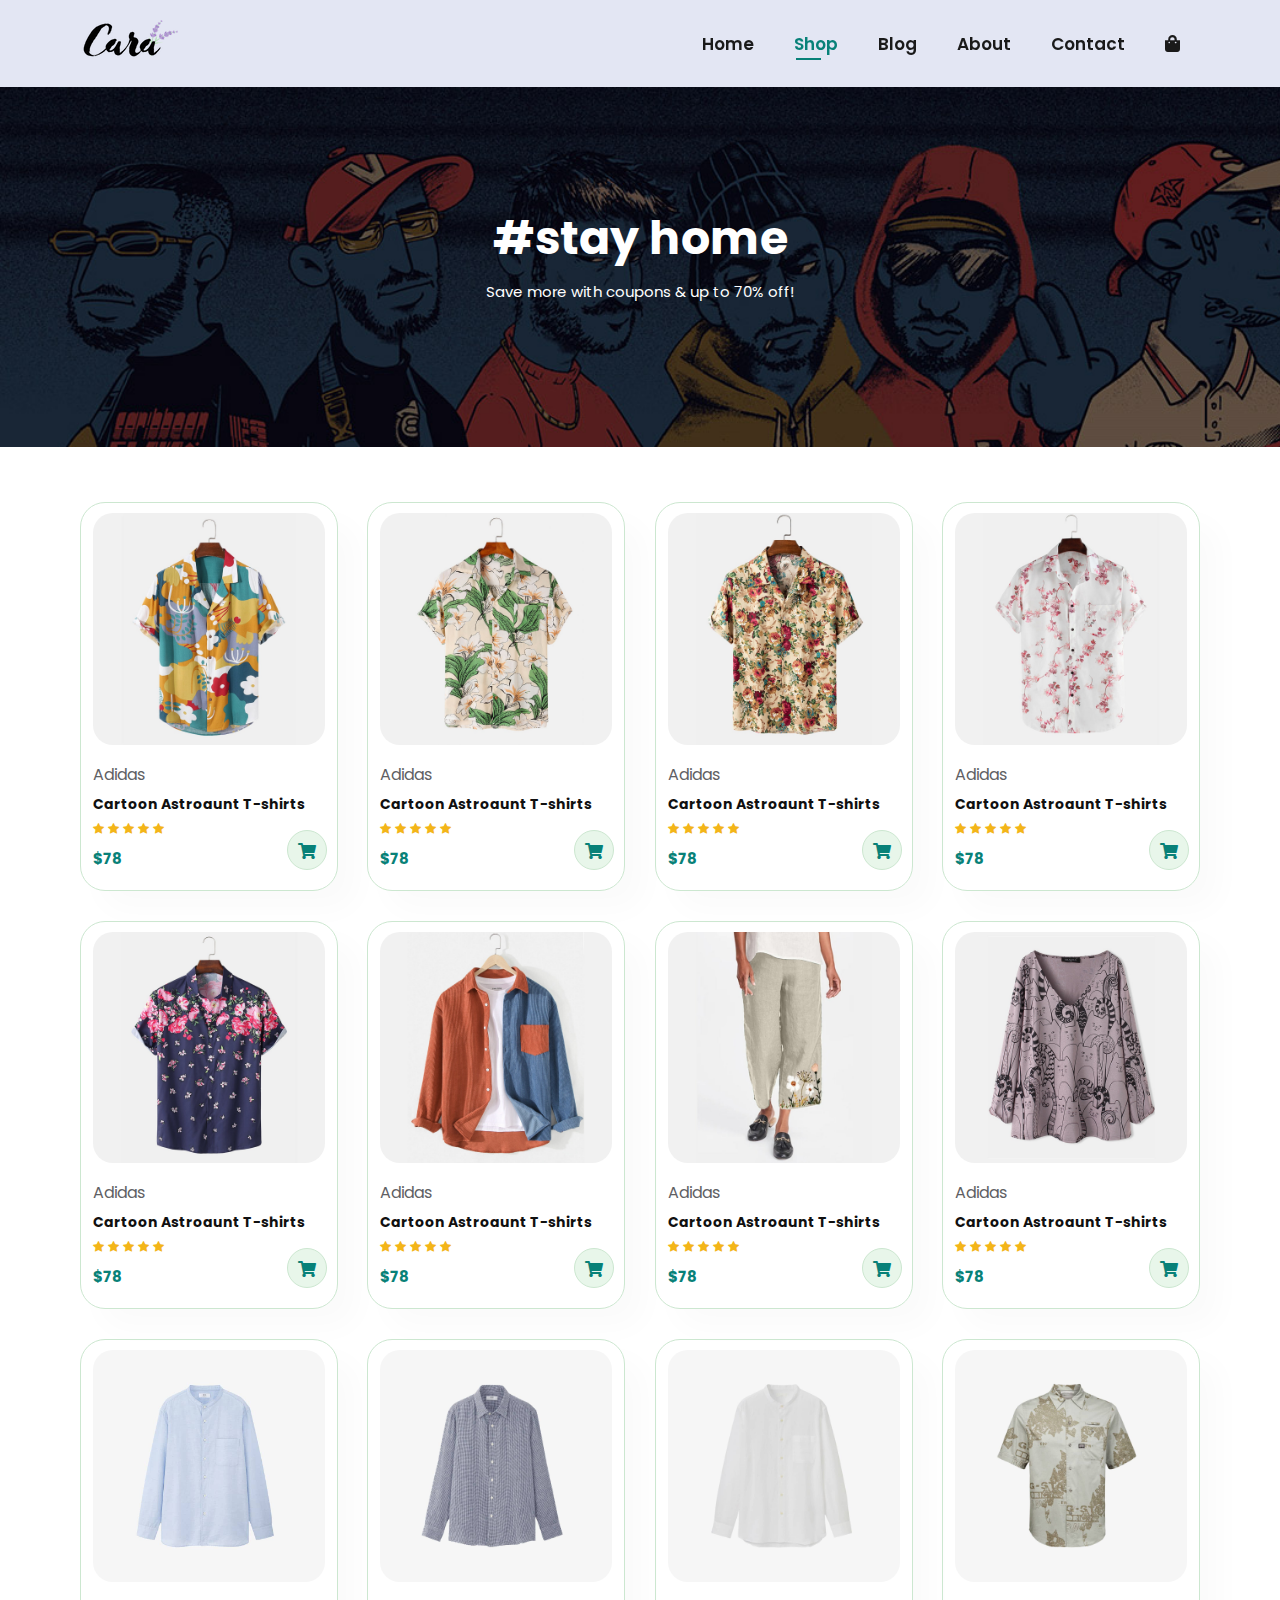
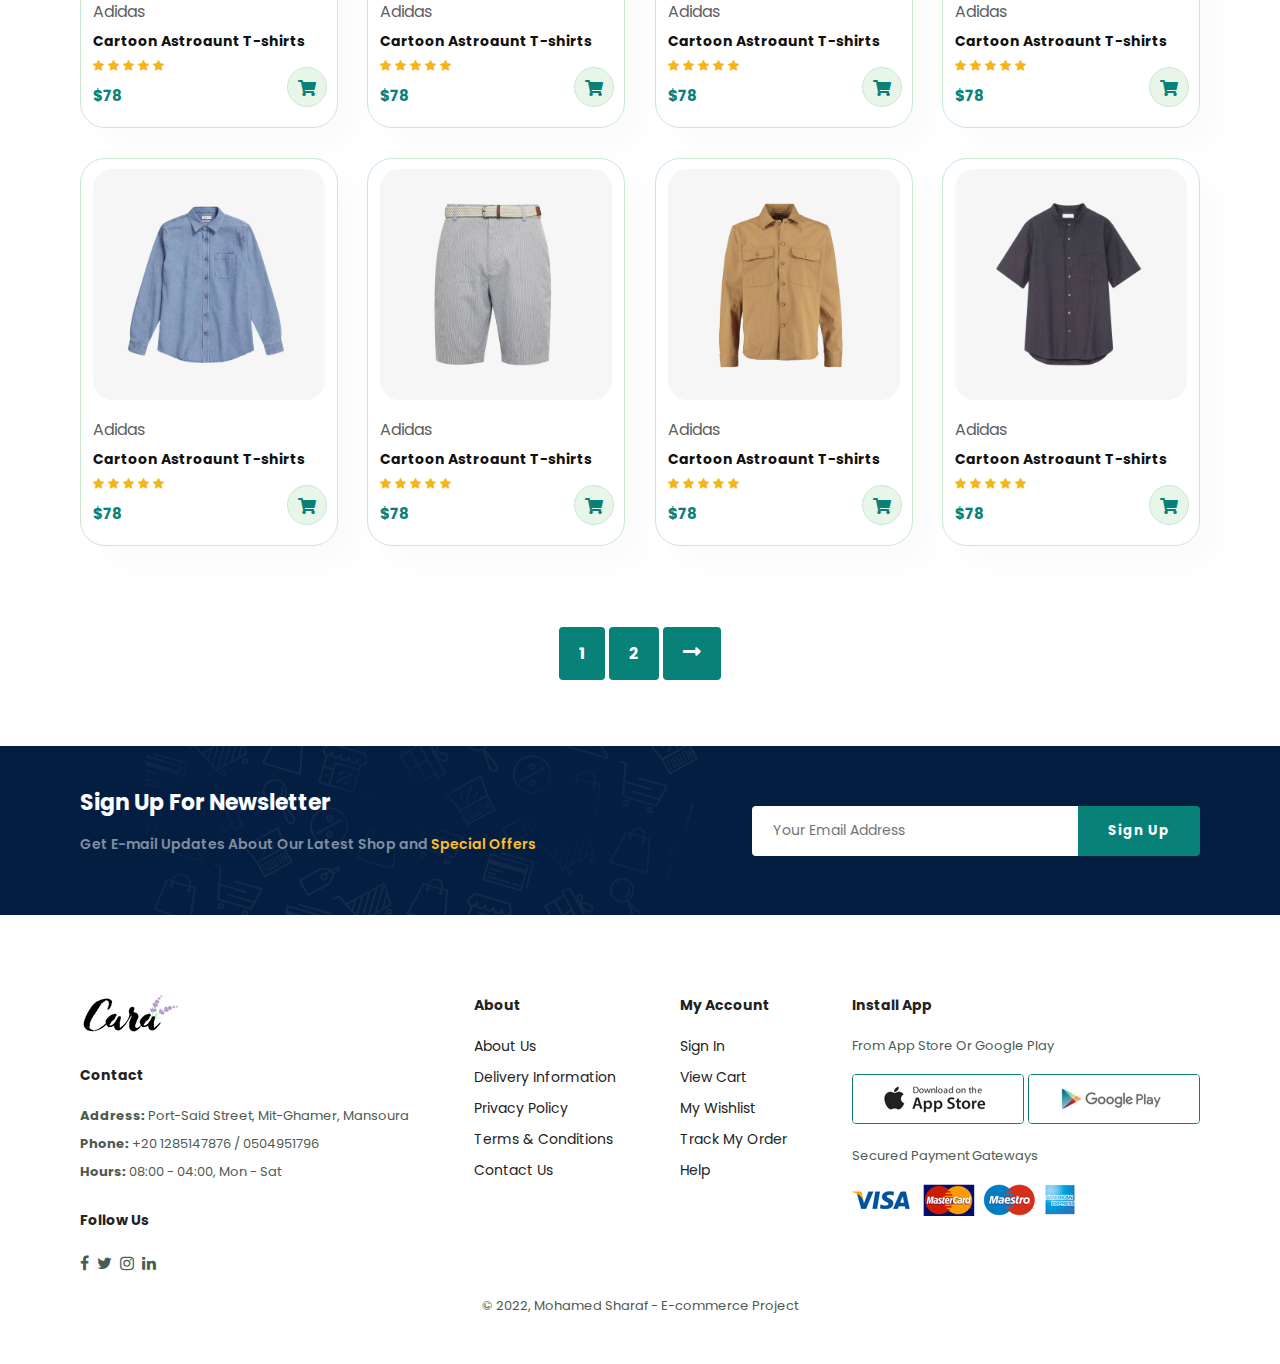
<file: shop.html>
<!DOCTYPE html>
<html lang="en">
<head>
    <meta charset="UTF-8">
    <meta http-equiv="X-UA-Compatible" content="IE=edge">
    <meta name="viewport" content="width=device-width, initial-scale=1.0">
    <title>E-commerce Template</title>
    <link rel="stylesheet" href="sryle.css">
    <link rel="preconnect" href="https://fonts.googleapis.com">
    <link rel="preconnect" href="https://fonts.gstatic.com" crossorigin>
    <link href="https://fonts.googleapis.com/css2?family=Poppins:ital,wght@0,100;0,200;0,300;0,400;0,500;0,600;0,700;0,800;1,900&display=swap" rel="stylesheet">
    <link rel="stylesheet" href="https://use.fontawesome.com/releases/v5.15.4/css/all.css">
    <link rel="stylesheet" href="https://cdnjs.cloudflare.com/ajax/libs/font-awesome/4.7.0/css/font-awesome.min.css">


</head>
<body>
    <div class="header">
        <a href="#">
            <img src="img/logo.png">
        </a>
        <div class="nav">
            <ul class="navbar">
                <li><a href="index.html">Home</a></li>
                <li><a class="active" href="shop.html">Shop</a></li>
                <li><a href="blog.html">Blog</a></li>
                <li><a href="about.html">About</a></li>
                <li><a href="contact.html">Contact</a></li>
                <li id="lg-bag"><a href="cart.html"><i class="fas fa-shopping-bag"></i></a></li>
                <a id="close"><i class="fa fa-times"></i></a>
            </ul>
        </div>
        <div class="menu-bar">
            <a href="cart.html"><i class="fas fa-shopping-bag"></i></a>
            <i id="bar" class="fa fa-outdent"></i>
        </div>
    </div>
    <div class="shop-hero">
        <h2>#stay home</h2>
        <p>Save more with coupons & up to 70% off!</p>
    </div>
    <div class="products section-p1">
        <div class="container">
            <div class="box" onclick="window.location.href='singlepro.html'">
                <img src="img/products/f1.jpg" alt="">
                <div class="description">
                    <span>Adidas</span>
                    <h5>Cartoon Astroaunt T-shirts</h5>
                    <div class="stars">
                        <i class="fa fa-star"></i>
                        <i class="fa fa-star"></i>
                        <i class="fa fa-star"></i>
                        <i class="fa fa-star"></i>
                        <i class="fa fa-star"></i>
                    </div>
                    <h4>$78</h4>
                </div>
                <a href="#"><i class="fas fa-shopping-cart"></i></a>
            </div>
            <div class="box">
                <img src="img/products/f2.jpg" alt="">
                <div class="description">
                    <span>Adidas</span>
                    <h5>Cartoon Astroaunt T-shirts</h5>
                    <div class="stars">
                        <i class="fa fa-star"></i>
                        <i class="fa fa-star"></i>
                        <i class="fa fa-star"></i>
                        <i class="fa fa-star"></i>
                        <i class="fa fa-star"></i>
                    </div>
                    <h4>$78</h4>
                </div>
                <a href="#"><i class="fas fa-shopping-cart"></i></a>
            </div>
            <div class="box">
                <img src="img/products/f3.jpg" alt="">
                <div class="description">
                    <span>Adidas</span>
                    <h5>Cartoon Astroaunt T-shirts</h5>
                    <div class="stars">
                        <i class="fa fa-star"></i>
                        <i class="fa fa-star"></i>
                        <i class="fa fa-star"></i>
                        <i class="fa fa-star"></i>
                        <i class="fa fa-star"></i>
                    </div>
                    <h4>$78</h4>
                </div>
                <a href="#"><i class="fas fa-shopping-cart"></i></a>
            </div>
            <div class="box">
                <img src="img/products/f4.jpg" alt="">
                <div class="description">
                    <span>Adidas</span>
                    <h5>Cartoon Astroaunt T-shirts</h5>
                    <div class="stars">
                        <i class="fa fa-star"></i>
                        <i class="fa fa-star"></i>
                        <i class="fa fa-star"></i>
                        <i class="fa fa-star"></i>
                        <i class="fa fa-star"></i>
                    </div>
                    <h4>$78</h4>
                </div>
                <a href="#"><i class="fas fa-shopping-cart"></i></a>
            </div>
            <div class="box">
                <img src="img/products/f5.jpg" alt="">
                <div class="description">
                    <span>Adidas</span>
                    <h5>Cartoon Astroaunt T-shirts</h5>
                    <div class="stars">
                        <i class="fa fa-star"></i>
                        <i class="fa fa-star"></i>
                        <i class="fa fa-star"></i>
                        <i class="fa fa-star"></i>
                        <i class="fa fa-star"></i>
                    </div>
                    <h4>$78</h4>
                </div>
                <a href="#"><i class="fas fa-shopping-cart"></i></a>
            </div>
            <div class="box">
                <img src="img/products/f6.jpg" alt="">
                <div class="description">
                    <span>Adidas</span>
                    <h5>Cartoon Astroaunt T-shirts</h5>
                    <div class="stars">
                        <i class="fa fa-star"></i>
                        <i class="fa fa-star"></i>
                        <i class="fa fa-star"></i>
                        <i class="fa fa-star"></i>
                        <i class="fa fa-star"></i>
                    </div>
                    <h4>$78</h4>
                </div>
                <a href="#"><i class="fas fa-shopping-cart"></i></a>
            </div>
            <div class="box">
                <img src="img/products/f7.jpg" alt="">
                <div class="description">
                    <span>Adidas</span>
                    <h5>Cartoon Astroaunt T-shirts</h5>
                    <div class="stars">
                        <i class="fa fa-star"></i>
                        <i class="fa fa-star"></i>
                        <i class="fa fa-star"></i>
                        <i class="fa fa-star"></i>
                        <i class="fa fa-star"></i>
                    </div>
                    <h4>$78</h4>
                </div>
                <a href="#"><i class="fas fa-shopping-cart"></i></a>
            </div>    
            <div class="box">
                <img src="img/products/f8.jpg" alt="">
                <div class="description">
                    <span>Adidas</span>
                    <h5>Cartoon Astroaunt T-shirts</h5>
                    <div class="stars">
                        <i class="fa fa-star"></i>
                        <i class="fa fa-star"></i>
                        <i class="fa fa-star"></i>
                        <i class="fa fa-star"></i>
                        <i class="fa fa-star"></i>
                    </div>
                    <h4>$78</h4>
                </div>
                <a href="#"><i class="fas fa-shopping-cart"></i></a>
            </div>    
            <div class="box">
                <img src="img/products/n1.jpg" alt="">
                <div class="description">
                    <span>Adidas</span>
                    <h5>Cartoon Astroaunt T-shirts</h5>
                    <div class="stars">
                        <i class="fa fa-star"></i>
                        <i class="fa fa-star"></i>
                        <i class="fa fa-star"></i>
                        <i class="fa fa-star"></i>
                        <i class="fa fa-star"></i>
                    </div>
                    <h4>$78</h4>
                </div>
                <a href="#"><i class="fas fa-shopping-cart"></i></a>
            </div>
            <div class="box">
                <img src="img/products/n2.jpg" alt="">
                <div class="description">
                    <span>Adidas</span>
                    <h5>Cartoon Astroaunt T-shirts</h5>
                    <div class="stars">
                        <i class="fa fa-star"></i>
                        <i class="fa fa-star"></i>
                        <i class="fa fa-star"></i>
                        <i class="fa fa-star"></i>
                        <i class="fa fa-star"></i>
                    </div>
                    <h4>$78</h4>
                </div>
                <a href="#"><i class="fas fa-shopping-cart"></i></a>
            </div>
            <div class="box">
                <img src="img/products/n3.jpg" alt="">
                <div class="description">
                    <span>Adidas</span>
                    <h5>Cartoon Astroaunt T-shirts</h5>
                    <div class="stars">
                        <i class="fa fa-star"></i>
                        <i class="fa fa-star"></i>
                        <i class="fa fa-star"></i>
                        <i class="fa fa-star"></i>
                        <i class="fa fa-star"></i>
                    </div>
                    <h4>$78</h4>
                </div>
                <a href="#"><i class="fas fa-shopping-cart"></i></a>
            </div>
            <div class="box">
                <img src="img/products/n4.jpg" alt="">
                <div class="description">
                    <span>Adidas</span>
                    <h5>Cartoon Astroaunt T-shirts</h5>
                    <div class="stars">
                        <i class="fa fa-star"></i>
                        <i class="fa fa-star"></i>
                        <i class="fa fa-star"></i>
                        <i class="fa fa-star"></i>
                        <i class="fa fa-star"></i>
                    </div>
                    <h4>$78</h4>
                </div>
                <a href="#"><i class="fas fa-shopping-cart"></i></a>
            </div>
            <div class="box">
                <img src="img/products/n5.jpg" alt="">
                <div class="description">
                    <span>Adidas</span>
                    <h5>Cartoon Astroaunt T-shirts</h5>
                    <div class="stars">
                        <i class="fa fa-star"></i>
                        <i class="fa fa-star"></i>
                        <i class="fa fa-star"></i>
                        <i class="fa fa-star"></i>
                        <i class="fa fa-star"></i>
                    </div>
                    <h4>$78</h4>
                </div>
                <a href="#"><i class="fas fa-shopping-cart"></i></a>
            </div>
            <div class="box">
                <img src="img/products/n6.jpg" alt="">
                <div class="description">
                    <span>Adidas</span>
                    <h5>Cartoon Astroaunt T-shirts</h5>
                    <div class="stars">
                        <i class="fa fa-star"></i>
                        <i class="fa fa-star"></i>
                        <i class="fa fa-star"></i>
                        <i class="fa fa-star"></i>
                        <i class="fa fa-star"></i>
                    </div>
                    <h4>$78</h4>
                </div>
                <a href="#"><i class="fas fa-shopping-cart"></i></a>
            </div>
            <div class="box">
                <img src="img/products/n7.jpg" alt="">
                <div class="description">
                    <span>Adidas</span>
                    <h5>Cartoon Astroaunt T-shirts</h5>
                    <div class="stars">
                        <i class="fa fa-star"></i>
                        <i class="fa fa-star"></i>
                        <i class="fa fa-star"></i>
                        <i class="fa fa-star"></i>
                        <i class="fa fa-star"></i>
                    </div>
                    <h4>$78</h4>
                </div>
                <a href="#"><i class="fas fa-shopping-cart"></i></a>
            </div>
            <div class="box">
                <img src="img/products/n8.jpg" alt="">
                <div class="description">
                    <span>Adidas</span>
                    <h5>Cartoon Astroaunt T-shirts</h5>
                    <div class="stars">
                        <i class="fa fa-star"></i>
                        <i class="fa fa-star"></i>
                        <i class="fa fa-star"></i>
                        <i class="fa fa-star"></i>
                        <i class="fa fa-star"></i>
                    </div>
                    <h4>$78</h4>
                </div>
                <a href="#"><i class="fas fa-shopping-cart"></i></a>
            </div>

        </div>
    </div>
    <div class="pagination section-p1">
        <a href="#">1</a>
        <a href="#">2</a>
        <a href="#"><i class="fas fa-long-arrow-alt-right"></i></a>
    </div>
    <div class="newsletter section-p1 section-m1">
        <div class="text">
            <h4>Sign Up For Newsletter</h4>
            <p>Get E-mail Updates About Our Latest Shop and <Span> Special Offers </Span></p>
        </div>
        <div class="form">
            <input type="text" placeholder="Your Email Address">
            <button>Sign Up</button>
        </div>
    </div>
    <div class="footer section-p1">
        <div class="col">
            <img src="img/logo.png" alt="">
            <h4>Contact</h4>
            <p> <strong>Address:</strong> Port-Said Street, Mit-Ghamer, Mansoura</p>
            <p> <strong>Phone:</strong> +20 1285147876 / 0504951796</p>
            <p> <strong>Hours:</strong> 08:00 - 04:00, Mon - Sat</p>
            <div class="follow">
                <h4>Follow Us</h4>
                <div class="icon">
                    <i class="fa fa-facebook"></i>
                    <i class="fa fa-twitter"></i>
                    <i class="fa fa-instagram"></i>
                    <i class="fa fa-linkedin"></i>
                </div>
            </div>
        </div>
        <div class="col">
            <h4>About</h4>
            <a href="#">About Us</a>
            <a href="#">Delivery Information</a>
            <a href="#">Privacy Policy</a>
            <a href="#">Terms & Conditions</a>
            <a href="#">Contact Us</a>
        </div>
        <div class="col">
            <h4>My Account</h4>
            <a href="#">Sign In</a>
            <a href="#">View Cart</a>
            <a href="#">My Wishlist</a>
            <a href="#">Track My Order</a>
            <a href="#">Help</a>
        </div>
        <div class="col install">
            <h4>Install App</h4>
            <p>From App Store Or Google Play</p>
            <div class="row">
                <img src="img/pay/app.jpg" alt="">
                <img src="img/pay/play.jpg" alt="">
            </div>
            <p>Secured Payment Gateways</p>
            <img src="img/pay/pay.png" alt="">
        </div>
        <div class="copyright">
            <p>© 2022, Mohamed Sharaf - E-commerce Project</p>
        </div>
    </div>
    <div class="scroller">
        
    </div>
    <script src="main.js"></script>
</body>
</html>
</file>
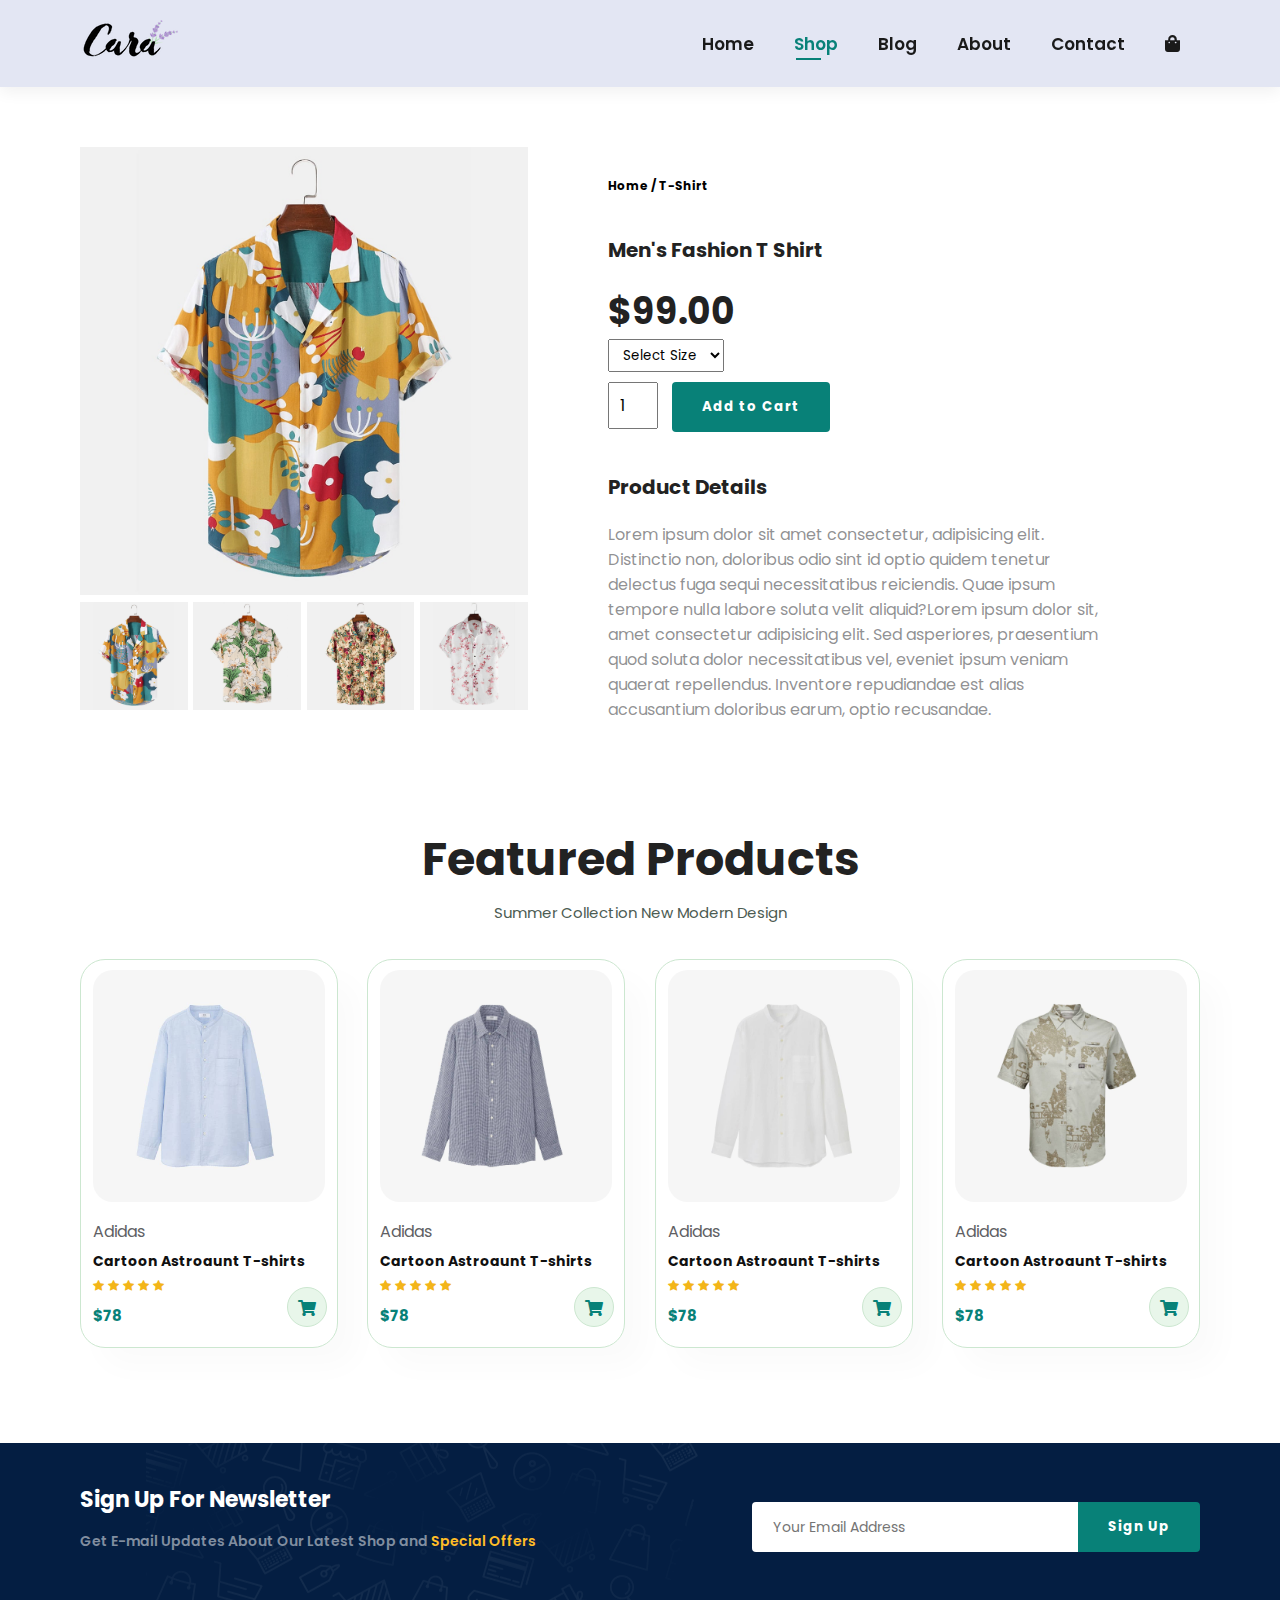
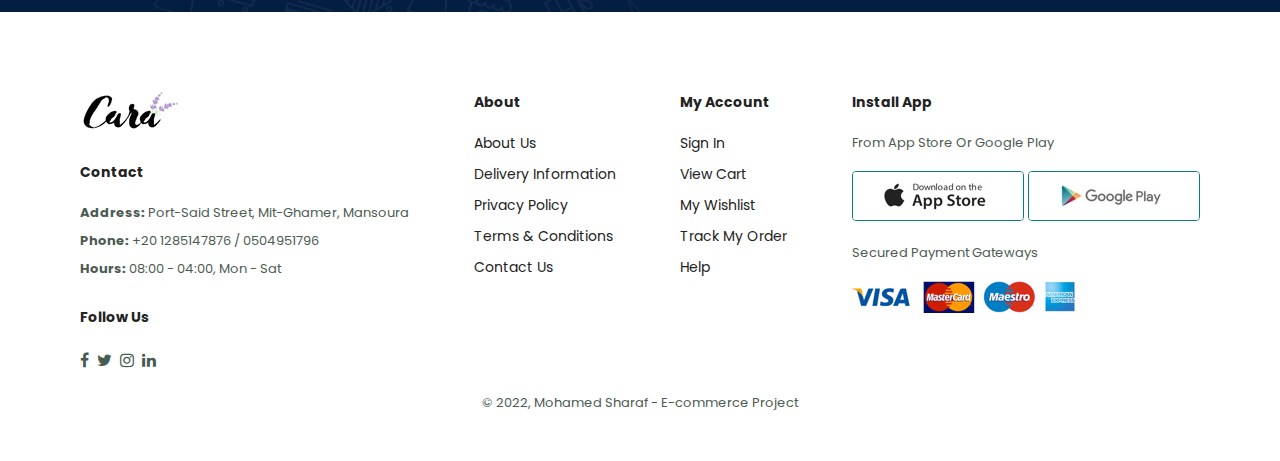
<file: singlepro.html>
<!DOCTYPE html>
<html lang="en">
<head>
    <meta charset="UTF-8">
    <meta http-equiv="X-UA-Compatible" content="IE=edge">
    <meta name="viewport" content="width=device-width, initial-scale=1.0">
    <title>E-commerce Template</title>
    <link rel="stylesheet" href="sryle.css">
    <link rel="preconnect" href="https://fonts.googleapis.com">
    <link rel="preconnect" href="https://fonts.gstatic.com" crossorigin>
    <link href="https://fonts.googleapis.com/css2?family=Poppins:ital,wght@0,100;0,200;0,300;0,400;0,500;0,600;0,700;0,800;1,900&display=swap" rel="stylesheet">
    <link rel="stylesheet" href="https://use.fontawesome.com/releases/v5.15.4/css/all.css">
    <link rel="stylesheet" href="https://cdnjs.cloudflare.com/ajax/libs/font-awesome/4.7.0/css/font-awesome.min.css">


</head>
<body>
    <div class="header">
        <a href="#">
            <img src="img/logo.png">
        </a>
        <div class="nav">
            <ul class="navbar">
                <li><a href="index.html">Home</a></li>
                <li><a class="active" href="shop.html">Shop</a></li>
                <li><a href="blog.html">Blog</a></li>
                <li><a href="about.html">About</a></li>
                <li><a href="contact.html">Contact</a></li>
                <li id="lg-bag"><a href="cart.html"><i class="fas fa-shopping-bag"></i></a></li>
                <a id="close"><i class="fa fa-times"></i></a>
            </ul>
        </div>
        <div class="menu-bar">
            <a href="cart.html"><i class="fas fa-shopping-bag"></i></a>
            <i id="bar" class="fa fa-outdent"></i>
        </div>
    </div>
    <div class="pro-details section-p1">
        <div class="pro-image">
            <img src="img/products/f1.jpg" width="100%" id="mainImg" alt="">
            <div class="small-img">
                <div class="small-img-col">
                    <img src="img/products/f1.jpg" width="100%" class="small-img" alt="">
                </div>
                <div class="small-img-col"> 
                    <img src="img/products/f2.jpg" width="100%" class="small-img" alt="">
                </div>
                <div class="small-img-col">
                    <img src="img/products/f3.jpg" width="100%" class="small-img" alt="">
                </div>
                <div class="small-img-col">
                    <img src="img/products/f4.jpg" width="100%" class="small-img" alt="">
                </div>
            </div>
        </div>
        <div class="pro-image-details">
            <h6>Home / T-Shirt</h6>
            <h4>Men's Fashion T Shirt</h4>
            <h2>$99.00</h2>
            <select>
                <option>Select Size</option>
                <option>XL</option>
                <option>XXl</option>
                <option>Small</option>
                <option>Large</option>
            </select>
            <input type="number" value="1">
            <button>Add to Cart</button>
            <h4>Product Details</h4>
            <span>Lorem ipsum dolor sit amet consectetur, adipisicing elit. Distinctio non, doloribus odio sint id optio quidem tenetur delectus fuga sequi necessitatibus reiciendis. Quae ipsum tempore nulla labore soluta velit aliquid?Lorem ipsum dolor sit, amet consectetur adipisicing elit. Sed asperiores, praesentium quod soluta dolor necessitatibus vel, eveniet ipsum veniam quaerat repellendus. Inventore repudiandae est alias accusantium doloribus earum, optio recusandae.</span>
        </div>
    </div>
    <div class="products section-p1">
        <h2>Featured Products</h2>
        <p>Summer Collection New Modern Design</p>
        <div class="container">
            <div class="box">
                <img src="img/products/n1.jpg" alt="">
                <div class="description">
                    <span>Adidas</span>
                    <h5>Cartoon Astroaunt T-shirts</h5>
                    <div class="stars">
                        <i class="fa fa-star"></i>
                        <i class="fa fa-star"></i>
                        <i class="fa fa-star"></i>
                        <i class="fa fa-star"></i>
                        <i class="fa fa-star"></i>
                    </div>
                    <h4>$78</h4>
                </div>
                <a href="#"><i class="fas fa-shopping-cart"></i></a>
            </div>
            <div class="box">
                <img src="img/products/n2.jpg" alt="">
                <div class="description">
                    <span>Adidas</span>
                    <h5>Cartoon Astroaunt T-shirts</h5>
                    <div class="stars">
                        <i class="fa fa-star"></i>
                        <i class="fa fa-star"></i>
                        <i class="fa fa-star"></i>
                        <i class="fa fa-star"></i>
                        <i class="fa fa-star"></i>
                    </div>
                    <h4>$78</h4>
                </div>
                <a href="#"><i class="fas fa-shopping-cart"></i></a>
            </div>
            <div class="box">
                <img src="img/products/n3.jpg" alt="">
                <div class="description">
                    <span>Adidas</span>
                    <h5>Cartoon Astroaunt T-shirts</h5>
                    <div class="stars">
                        <i class="fa fa-star"></i>
                        <i class="fa fa-star"></i>
                        <i class="fa fa-star"></i>
                        <i class="fa fa-star"></i>
                        <i class="fa fa-star"></i>
                    </div>
                    <h4>$78</h4>
                </div>
                <a href="#"><i class="fas fa-shopping-cart"></i></a>
            </div>
            <div class="box">
                <img src="img/products/n4.jpg" alt="">
                <div class="description">
                    <span>Adidas</span>
                    <h5>Cartoon Astroaunt T-shirts</h5>
                    <div class="stars">
                        <i class="fa fa-star"></i>
                        <i class="fa fa-star"></i>
                        <i class="fa fa-star"></i>
                        <i class="fa fa-star"></i>
                        <i class="fa fa-star"></i>
                    </div>
                    <h4>$78</h4>
                </div>
                <a href="#"><i class="fas fa-shopping-cart"></i></a>
            </div>
        </div>
    </div>
    <div class="newsletter section-p1 section-m1">
        <div class="text">
            <h4>Sign Up For Newsletter</h4>
            <p>Get E-mail Updates About Our Latest Shop and <Span> Special Offers </Span></p>
        </div>
        <div class="form">
            <input type="text" placeholder="Your Email Address">
            <button>Sign Up</button>
        </div>
    </div>
    <div class="footer section-p1">
        <div class="col">
            <img src="img/logo.png" alt="">
            <h4>Contact</h4>
            <p> <strong>Address:</strong> Port-Said Street, Mit-Ghamer, Mansoura</p>
            <p> <strong>Phone:</strong> +20 1285147876 / 0504951796</p>
            <p> <strong>Hours:</strong> 08:00 - 04:00, Mon - Sat</p>
            <div class="follow">
                <h4>Follow Us</h4>
                <div class="icon">
                    <i class="fa fa-facebook"></i>
                    <i class="fa fa-twitter"></i>
                    <i class="fa fa-instagram"></i>
                    <i class="fa fa-linkedin"></i>
                </div>
            </div>
        </div>
        <div class="col">
            <h4>About</h4>
            <a href="#">About Us</a>
            <a href="#">Delivery Information</a>
            <a href="#">Privacy Policy</a>
            <a href="#">Terms & Conditions</a>
            <a href="#">Contact Us</a>
        </div>
        <div class="col">
            <h4>My Account</h4>
            <a href="#">Sign In</a>
            <a href="#">View Cart</a>
            <a href="#">My Wishlist</a>
            <a href="#">Track My Order</a>
            <a href="#">Help</a>
        </div>
        <div class="col install">
            <h4>Install App</h4>
            <p>From App Store Or Google Play</p>
            <div class="row">
                <img src="img/pay/app.jpg" alt="">
                <img src="img/pay/play.jpg" alt="">
            </div>
            <p>Secured Payment Gateways</p>
            <img src="img/pay/pay.png" alt="">
        </div>
        <div class="copyright">
            <p>© 2022, Mohamed Sharaf - E-commerce Project</p>
        </div>
    </div>
    <div class="scroller">
    </div>
    <script src="main.js"></script>
</body>
</html>
</file>
<file: sryle.css>
* {
    margin: 0;
    padding: 0;
    box-sizing: border-box;
    font-family: 'Poppins', sans-serif;
}
body {
    width: 100%;
}
h1 {
    font-size: 50px;
    line-height: 64px;
    color: #222;
}
h2 {
    font-size: 46px;
    line-height: 54px;
    color: #222;
}
h4 {
    font-size: 20px;
    color: #222;
}
h6 {
    font-weight: 700;
    font-size: 12px;
}
p {
    font-size: 15px;
    color: #4c5b52;
    margin: 15px 0 20px 0;
}
.section-p1 {
    padding: 40px 80px;
}
.section-m1 {
    margin: 40px 0;
}
/* Start Header */
.header {
    display: flex;
    align-items: center;
    justify-content: space-between;
    padding: 20px 80px;
    background-color: #e3e6f3;
    box-shadow: 0 5px 15px rgba(0, 0, 0, 0.06);
    z-index: 999;
    position: sticky;
    top: 0;
    left: 0;
}
.navbar {
    display: flex;
    justify-content: center;
    align-items: center;
}
.navbar li {
    list-style: none;
    padding: 0 20px;
}
.navbar li a{
    text-decoration: none;
    font-size: 17px;
    color: #1a1a1a;
    font-weight: 600;
    transition: 0.3s ease;
    position: relative;
}
.navbar li a:hover,
.navbar li a.active {
    color: #088178;
}
.navbar li a.active::after,
.navbar li a:hover::after {
    content: '';
    width: 25px;
    height: 2px;
    background-color: #088178;
    position: absolute;
    bottom: -4px;
    left: 2px;
}
.menu-bar {
    display: none;
    align-items: center;
}
#close {
    display: none;
}
/* Start Hero */
.hero {
    background-image: url(img/hero4.png);
    height: 90vh;
    width: 100%;
    background-size: cover;
    background-position: top 25% right 0;
    padding: 0 80px;
    display: flex;
    flex-direction: column;
    align-items: flex-start;
    justify-content: center;
}
.hero h4{
    padding-bottom: 15px;
}
.hero button{
    background-image: url(img/button.png);
    background-color: transparent;
    color: #088178;
    border: 0;
    padding: 14px 80px 14px 65px;
    cursor: pointer;
    font-weight: 700;
}
/* Start Feature */
.feature {
    display: flex;
    align-items: center;
    justify-content: space-between;
    flex-wrap: wrap;
}
.feature .box {
    width: 180px;
    text-align: center;
    padding: 25px 15px;
    box-shadow: 20px 20px 34px rgba(0, 0, 0, 0.03);
    border: 1px solid #cce7d0;
    border-radius: 4px;
    margin: 15px 0;
}
.feature .box:hover {
    box-shadow: 10px 10px 54px rgba(70, 62, 221, 0.1);
}
.feature .box img {
    width: 100%;
    margin-bottom: 10px;
}
.feature .box h6 {
    padding: 9px 8px 6px 8px;
    line-height: 1;
    border-radius: 4px;
    color: #088178;
    background-color: #fddde4;
}
.feature .box:nth-child(2) h6 {
    background-color: #cce7d0
}
.feature .box:nth-child(3) h6 {
    background-color: #d1e8f2
}
.feature .box:nth-child(4) h6 {
    background-color: #cce7d0
}
.feature .box:nth-child(5) h6 {
    background-color: #f6dbf6
}
.feature .box:nth-child(6) h6 {
    background-color: #fff2e5
}
/* Start Products */
.products {
    text-align: center;
}
.products .container {
    display: flex;
    flex-wrap: wrap;
    justify-content: space-between;
}
.products .box {
    width: 23%;
    min-width: 250px;
    padding: 10px 12px;
    border: 1px solid #cce7d0;
    border-radius: 25px;
    cursor: pointer;
    box-shadow: 20px 20px 30px rgba(0, 0, 0, 0.02);
    margin: 15px 0;
    transition: .2s ease;
    position: relative;
}
.products .box:hover {
    box-shadow: 20px 20px 30px rgba(0, 0, 0, 0.06);
}
.products .box img {
    width: 100%;
    border-radius: 20px;
}
.products .box .description {
    text-align: start;
    padding: 10px 0;
}
.products .box .description span {
    color: #606063;
}
.products .box .description h5 {
    color: #101010;
    padding-top: 7px;
    font-size: 14px;
}
.products .box .description i {
    font-size: 12px;
    color: rgb(243, 181, 25);
}
.products .box .description h4 {
    padding-top: 7px;
    font-size: 15px;
    font-weight: 700;
    color: #088178;
}
.products .box .fas {
    width: 40px;
    height: 40px;
    line-height: 40px;
    border-radius: 50%;
    background-color: #e8f6ea;  
    color: #088178;
    border: 1px solid #cce7d0;
    position: absolute;
    bottom: 20px;
    right: 10px;
}
/* Start Banner */
.banner {
    display: flex;
    flex-direction: column;
    text-align: center;
    align-items: center;
    justify-content: center;
    background-image: url(img/banner/b2.jpg);
    width: 100%;
    height: 40vh;
    background-position: center;
}
.banner h4 {
    font-size: 16px;
    color: white;
}
.banner h2 {
    font-size: 30px;
    color: white;
    padding: 10px 0;
}
.banner h2 span {
    color: #d20303;
}
.banner button {
    border: none;
    color: #222;
    padding: 15px 30px;
    border-radius: 4px;
    font-weight: 700;
    letter-spacing: 1px;
    cursor: pointer;
    outline: none;
}
.banner button:hover {
    background-color: #088178;
    color: white;
}
/* banner-2 */
.banner-2 {
    display: flex;
    justify-content: space-between;
    flex-wrap: wrap;
}
.banner-2 .box {
    display: flex;
    flex-direction: column;
    align-items: flex-start;
    justify-content: center;
    background-image: url(img/banner/b17.jpg);
    min-width: 580px;
    height: 50vh;
    background-size: cover;
    background-position: center;
    padding: 30px;
}
.banner-2 .box h4 {
    color: white;
    font-size: 20px;
    font-weight: 300;
}
.banner-2 .box h2 {
    color: white;
    font-size: 28px;
    font-weight: 800;
}
.banner-2 .box span {
    color: white;
    font-size: 14px;
    font-weight: 500;
    padding-bottom: 15px;
}
.banner-2 .box button {
    background-color: transparent;
    padding: 10px 20px;
    color: white;
    border: 1px solid;
    cursor: pointer;
}
.banner-2 .box:hover button {
    background-color: #088178;
    border: 1px solid #088178;
}
.banner-2 .box-2 {
    background-image: url(img/banner/b10.jpg);
}
/* Banner-3 */
.banner-3{
    display: flex;
    justify-content: space-between;
    flex-wrap: wrap;
    padding: 0 80px;
}
.banner-3 .box {
    display: flex;
    flex-direction: column;
    align-items: flex-start;
    justify-content: center;
    background-image: url(img/banner/b7.jpg);
    min-width: 30%;
    height: 30vh;
    background-size: cover;
    background-position: center;
    padding: 20px;
    margin-bottom: 20px;
}
.banner-3 h2 {
    color: white;
    font-weight: 900;
    font-size: 22px;
}
.banner-3 h3 {
    color: #d20303;
    font-weight: 800;
    font-size: 15px;
}
.banner-3 .box2 {
    background-image: url(img/banner/b4.jpg);
}
.banner-3 .box3 {
    background-image: url(img/banner/b18.jpg);
}
/*Start newsletter */
.newsletter {
    display: flex;
    justify-content: space-between;
    flex-wrap: wrap;
    align-items: center;
    background-image: url(img/banner/b14.png);
    background-repeat: no-repeat;
    background-position: 20% 30%;
    background-color: #041e42;
}
.newsletter .text h4 {
    font-size: 22px;
    font-weight: 700;
    color: white;
}
.newsletter .text p {
    color: #818ea0;
    font-size: 14px;
    font-weight: 600;
}
.newsletter .text p span {
    color: #ffbd27;
}
.newsletter .form {
    display: flex;
    width: 40%;
    height: 50px;
}
.newsletter .form input {
    height: 3.125rem;
    padding: 0 1.25rem;
    font-size: 14px;
    width: 100%;
    border: 1px solid transparent;
    border-radius: 4px;
    outline: none;
    border-top-right-radius: 0;
    border-bottom-right-radius: 0;
}
.newsletter .form button {
    border: none;
    color: white;
    padding: 15px 30px;
    border-radius: 4px;
    font-weight: 700;
    letter-spacing: 1px;
    cursor: pointer;
    outline: none;
    background-color: #088178;
    white-space: nowrap;
    border-top-left-radius: 0;
    border-bottom-left-radius: 0;
}
/* Start Footer */
.footer {
    display: flex;
    flex-wrap: wrap;
    justify-content: space-between;
}
.footer .col {
    display: flex;
    flex-direction: column;
    align-items: flex-start;
    margin-bottom: 20px;
}
.footer .col img {
    margin-bottom: 30px;
}
.footer h4 {
    font-size: 14px;
    padding-bottom: 20px;
}
.footer p {
    font-size: 13px;
    margin: 0 0 8px 0;
}
.footer a {
    font-size: 14px;
    text-decoration: none;
    color: #222;
    margin-bottom: 10px;
}
.footer .follow {
    margin-top: 20px;
}
.footer .follow i {
    color: #465b52;
    padding-right: 4px;
}
.footer .install .row img {
    border: 1px solid #088178;
    border-radius: 4px;
}
.footer .install img {
    margin: 10px 0 15px 0;
}
.footer .follow i:hover,
.footer a:hover {
    color: #088178;
}
.footer .copyright {
    width: 100%;
    text-align: center;
}

.scroller {
    background-color: #088178;
    position: fixed;
    left: 0;
    top: 0;
    z-index: 99999;
    height: 5px;
    width: 0;
}

/* Shop Page */
.shop-hero {
    background-image: url(img/banner/b1.jpg);
    width: 100%;
    height: 40vh;
    background-size: cover;
    display: flex;
    justify-content: center;
    text-align: center;
    flex-direction: column;
    padding: 15px;
}
.shop-hero h2,
.shop-hero p {
    color: white;
}
.pagination {
    text-align: center;
}
.pagination a {
    text-decoration: none;
    color: white;
    padding: 15px 20px;
    background-color: #088178;
    font-weight: 700;
    border-radius: 4px;
}
.pagination a i {
    font-size: 20px;
    font-weight: 600;
}
/* Single Product */
.pro-details {
    display: flex;
    margin-top: 20px;
}
.pro-details .pro-image {
    width: 40%;
    margin-right: 50px;
}
.small-img {
    display: flex;
    justify-content: space-between;
}
.small-img-col {
    flex-basis: 24%;
    cursor: pointer;
}
.pro-details .pro-image-details {
    width: 50%;
    padding: 30px;
}
.pro-details .pro-image-details h4 {
    padding: 40px 0 20px 0;
}
.pro-details .pro-image-details h2 {
    font-size: 36px;
}
.pro-details .pro-image-details select {
    display: block;
    padding: 5px 10px;
    margin-bottom: 10px;
}
.pro-details .pro-image-details input {
    width: 50px;
    height: 47px;
    padding-left: 10px;
    font-size: 16px;
    margin-right: 10px;
}
.pro-details .pro-image-details input:focus {
    display: none;
}
.pro-details .pro-image-details button {
    border: none;
    color: white;
    padding: 15px 30px;
    border-radius: 4px;
    font-weight: 700;
    letter-spacing: 1px;
    cursor: pointer;
    outline: none;
    background-color: #088178;
}
.pro-details .pro-image-details span {
    line-height: 1.5;
    color: #606063b0;
}
/* Blog Page */
.blog-hero {
    background-image: url(img/banner/b19.jpg);
    width: 100%;
    height: 40vh;
    background-size: cover;
    display: flex;
    justify-content: center;
    text-align: center;
    flex-direction: column;
    padding: 15px;
}
.blog {
    padding: 150px 150px 0 150px;

}
.blog .box {
    display: flex;
    align-items: center;
    width: 100%;
    position: relative;
    padding-bottom: 90px;
}
.blog .box .blog-img {
    width: 50%;
    margin-right: 40px;
}
.blog img {
    width: 100%;
    height: 300px;
    object-fit: cover;
}
.blog .blog-details {
    width: 50%;
}
.blog .blog-details a {
    text-decoration: none;
    font-size: 12px;
    color: #000;
    font-weight: 700;
    position: relative;
    transition: .3s;
}
.blog .blog-details a::after {
    content: '';
    height: 1px;
    position: absolute;
    background-color: #000;
    width: 60px;
    top: 50%;
    left: 122px;
}
.blog .blog-details a:hover {
    color: #088178;
}
.blog .blog-details a:hover::after {
    background-color: #088178;
}
.blog .box h1 {
    position: absolute;
    top: -40px;
    left: 0;
    font-size: 70px;
    font-weight: 700;
    color: #c9cbce;
    z-index: -9;
}
/* About Page */
.about-hero {
    background-image: url(img/about/banner.png);
    width: 100%;
    height: 40vh;
    background-size: cover;
    display: flex;
    justify-content: center;
    text-align: center;
    flex-direction: column;
    padding: 15px;
}
.about-hero h2 {
    color: #fff;
}
.about-hero p {
    color: #fff;
}
.about {
    display: flex;
    align-items: center;
}
.about img {
    width: 50%;
    height: auto;
}
.about .text {
    padding-left: 40px;
}
marquee {
    background-color: #ccc;
}
.about-app {
    text-align: center;
}
.about-app .video {
    width: 70%;
    height: 100%;
    margin: 30px auto 0 auto;
}
.about-app .video video {
    width: 100%;
    height: 100%;
    border-radius: 40px;
}
/* Contact Page */
.contact-hero {
    background-image: url(img/contact-us-4193523_1920.jpg);
    width: 100%;
    height: 40vh;
    background-size: cover;
    display: flex;
    justify-content: center;
    text-align: center;
    flex-direction: column;
    padding: 15px;
}
.contact-hero h2 {
    color: #fff;
}
.contact-hero p {
    color: #fff;
    font-weight: lighter;
}
.contact {
    display: flex;
    align-items: center;
    justify-content: space-between;
}
.contact .details {
    width: 40%;
}
.contact .details span {
    font-size: 15px;
}
.contact .details h2 {
    font-size: 26px;
    line-height: 1.6;
    padding: 20px 0;
}
.contact .details h3 {
    font-size: 16px;
    padding-bottom: 15px;
}
.contact .details li {
    list-style: none;
    display: flex;
    padding: 10px 0;
}
.contact .details li i {
    font-size: 14px;
    padding-right: 20px;
}
.contact .details li p {
    margin: 0;
    font-size: 14px;
}
.contact .map {
    width: 55%;
    height: 400px;
}
.contact .map iframe {
    width: 100%;
    height: 100%;
}
.contact-form {
    display: flex;
    justify-content: space-between;
    margin: 30px;
    padding: 80px;
    border: 1px solid #e1e1e1;
}
.contact-form form{
    width: 65%;
    display: flex;
    flex-direction: column;
    align-items: flex-start;
}
.contact-form span {
    font-size: 15px;
}
.contact-form h2 {
    font-size: 26px;
    line-height: 1.6;
    padding: 20px 0;
}
.contact-form form input,
.contact-form form textarea {
    width: 100%;
    padding: 12px 15px;
    outline: none;
    margin-bottom: 20px;
    border: 1px solid #e1e1e1;
}
.contact-form form button {
    border: none;
    color: white;
    padding: 15px 30px;
    border-radius: 4px;
    font-weight: 700;
    letter-spacing: 1px;
    cursor: pointer;
    outline: none;
    background-color: #088178;
}
.contact-form .people div {
    padding-bottom: 25px;
    display: flex;
    align-items: flex-start;
}
.contact-form .people div img {
    width: 65px;
    height: 65px;
    object-fit: cover;
    margin-right: 15px;
}
.contact-form .people div p {
    margin: 0;
    font-size: 13px;
    line-height: 1.5;
}
.contact-form .people div p span {
    display: block;
    font-size: 15px;
    font-weight: 600;
    color: #000;
}
/* Cart page */
.cart-hero {
    background-image: url(img/shopping-cart-7067640_1920.jpg);
    width: 100%;
    height: 40vh;
    background-size: cover;
    display: flex;
    justify-content: center;
    text-align: center;
    flex-direction: column;
    padding: 15px;
}
.cart-hero h2 {
    color: #000;
}
.cart-hero p {
    color: #000;
}
.cart {
    overflow: auto;
}
.cart table {
    width: 100%;
    border-collapse: collapse;
    white-space: nowrap;
}
.cart table img {
    width: 70px;
}
.cart table td:nth-child(1){
    width: 100px;
    text-align: center;
}
.cart table td:nth-child(2){
    width: 150px;
    text-align: center;
}
.cart table td:nth-child(3){
    width: 250px;
    text-align: center;
}
.cart table td:nth-child(4),
.cart table td:nth-child(5),
.cart table td:nth-child(6){
    width: 150px;
    text-align: center;
}
.cart table td:nth-child(5) input {
    width: 70px;
    padding: 10px 5px 10px 15px;
}
.cart table thead {
    border: 1px solid #e2e9e1;
    border-left: none;
    border-right: none;
}
.cart table thead td {
    font-weight: 700;
    text-transform: uppercase;
    font-size: 13px;
    padding: 15px 0;
}
.cart table tbody tr td {
    padding-top: 15px;
}
.cart table tbody td {
    font-size: 13px;
}
.cart-add {
    display: flex;
    flex-wrap: wrap;
    justify-content: space-between;
}
.cart-add .coupon {
    width: 50%;
    margin-bottom: 30px;
}
.cart-add h3 {
    padding-bottom: 15px;
}
.cart-add input {
    padding: 10px 20px;
    outline: none;
    width: 60%;
    margin-right: 10px;
    border: 1px solid #e2e9e1;
}
.cart-add button {
    border: none;
    color: white;
    padding: 12px 20px;
    border-radius: 4px;
    font-weight: 700;
    letter-spacing: 1px;
    cursor: pointer;
    outline: none;
    background-color: #088178;
}
.cart-add .subtotal {
    width: 50%;
    margin-bottom: 30px;
    border: 1px solid #e2e9e1;
    padding: 30px;
}
.cart-add .subtotal table {
    border-collapse: collapse;
    width: 100%;
    margin-bottom: 20px;
}
.cart-add .subtotal table td {
    width: 50%;
    border: 1px solid #e2e9e1;
    padding: 10px;
    font-size: 13px;
}
/* Media Query */
@media (max-width: 799px){
    .section-p1 {
        padding: 40px 40px;
    }
    .navbar {
        display: flex;
        flex-direction: column;
        justify-content: flex-start;
        align-items: flex-start;
        position: fixed;
        top: 0;
        right: -300px;
        height: 100vh;
        width: 300px;
        background-color: #e3e6f3;
        padding: 80px 0 0 10px;
        box-shadow: 0 40px 60px rgb(0 0 0 / 10%);
        transition: 0.3s;
        }
    .navbar.active {
        right: 0;
    }
    .navbar li {
        margin-bottom: 10px;
    }
    .menu-bar {
        display: flex;
        align-items: center;
    }
    .menu-bar i {
        color: #1a1a1a;
        font-size: 23px;
        padding-left: 20px;
    }
    #close {
        position: absolute;
        display: block;
        top: 30px;
        left: 30px;
        color: #222;
        font-size: 24px;
    }
    #lg-bag {
        display: none;
    }
    .hero {
        height: 70vh;
        width: 100%;
        background-position: top 30% right 30%;
        padding: 0 80px;
    }
    .feature {
        justify-content: center;
    }
    .feature .box {
        margin: 15px 15px;
    }
    .products .container {
        justify-content: center;
    }
    .products .box {
        margin: 20px;
    }
    .banner {
        height: 20vh;
    }
    .banner-2 .box {
        min-width: 100%;
        height: 30vh;
        margin-bottom: 10px;
    }
    .banner-3 {
        padding: 0 40px;
    }
    .banner-3 .box {
        width: 28%;
    }
    .newsletter .form {
        width: 70%;
    }
    /* Contact Page */
    .contact-form {
        padding: 40px;
    }    }
    .contact-form form {
        width: 50%;
    }
@media (max-width: 477px){
    .header {
        padding: 10px 30px;
    }
    .section-p1 {
        padding: 20px;
    }
    h2 {
        font-size: 38px;
    }
    h2 {
        font-size: 32px;
    }
    .hero {
        padding: 0 20px;
        background-position: 55%;
    }
    .feature{
        justify-content: space-between;
    }
    .feature .box {
        width: 155px;
        margin: 0 0 15px 0;
    }
    .products .container {
        width: 100%;
    }
    .banner {
        height: 40vh;
    }
    .banner-2 .box {
        height: 40vh;
    }
    .banner-2 .box-2 {
        margin-top: 20px;
    }
    .banner-3 {
        padding: 0 20px;
    }
    .banner-3 .box {
        width: 100%;
    }
    .newsletter {
        padding: 40px 20px;
    }
    .newsletter .form {
        width: 100%;
    }
    .footer .copyright {
        text-align: start;
    }
    /* Single product*/
    .pro-details {
        display: flex;
        flex-direction: column;
    }
    .pro-details .pro-image {
        width: 100%;
        margin-right: 0px;
    }
    .pro-details .pro-image-details {
        width: 100%;
    }
    /* Blog Page */
    .blog {
        padding: 100px 20px 0 20px;
    }
    .blog .box {
        display: flex;
        flex-direction: column;
        align-items: flex-start;
    }
    .blog .box .blog-img {
        width: 100%;
        margin-right: 0;
        margin-bottom: 20px;
    }
    .blog .blog-details {
        width: 100%;
    }
    /* About Page */
    .about {
        display: flex;
        flex-direction: column;
        align-items: center;
    }
    .about img {
        width: 100%;
        margin-bottom: 20px;
    }
    .about .text {
        padding-left: 0px;
    }
    .about-app .video  {
        width: 100%;
        border-radius: 40px;
    }
    /* Contact Page */
    .contact {
        display: flex;
        flex-direction: column;
    }
    .contact .details {
        width: 100%;
        margin-bottom: 30px;
    }
    .contact .map {
        width: 100%;
        height: 400px;
    }
    .contact-form {
        margin: 10px;
        padding: 30px 10px;
        flex-wrap: wrap;
    }
    .contact-form form {
        width: 100%;
        margin-bottom: 30px;
    }
    .contact-form .people{
        width: 100%;
    }
    /* Cart Page */
    .cart-add {
        display: flex;
        flex-direction: column;
    }
    .cart-add .coupon {
        width: 100%;
        margin-bottom: 30px;
    }
    .cart-add .subtotal {
        width: 100%;
        margin-bottom: 30px;
        border: 1px solid #e2e9e1;
        padding: 30px;
    }
    .cart table td {
        padding: 0 40px;
    }
}
</file>
